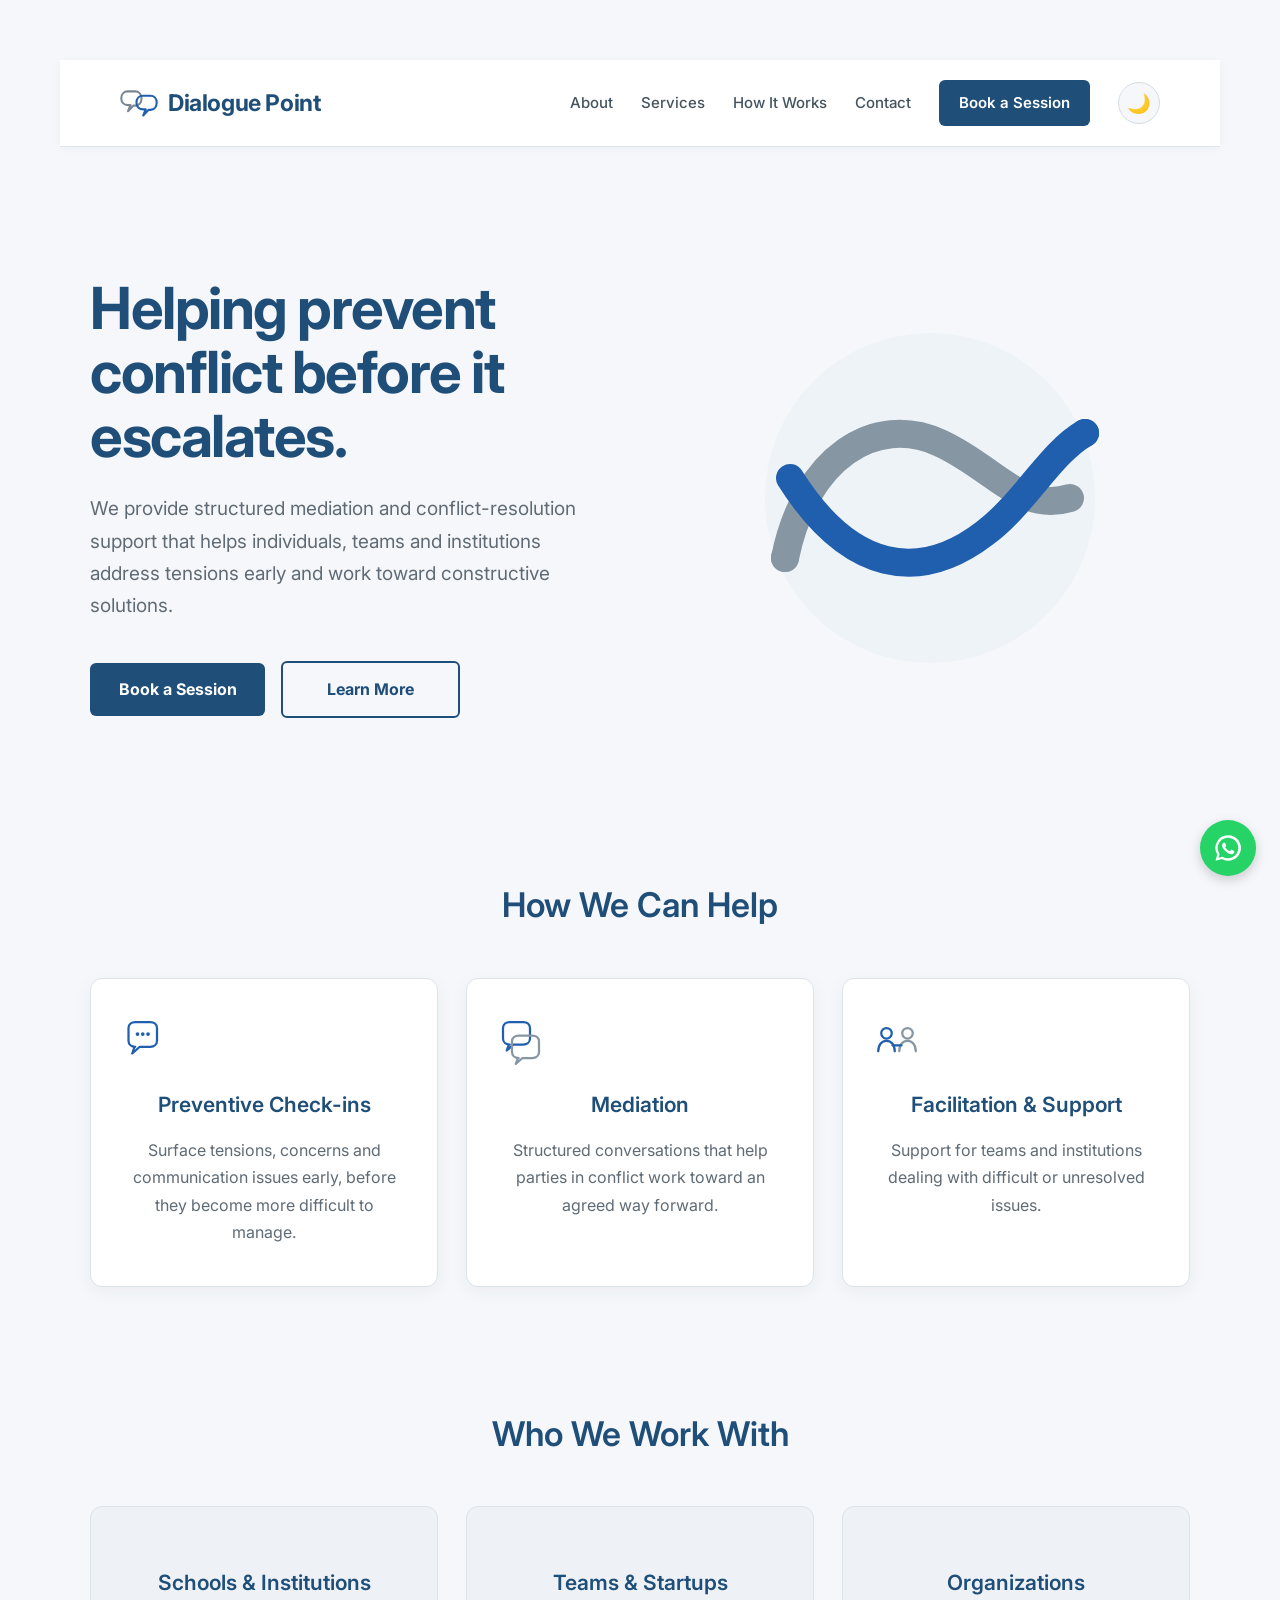
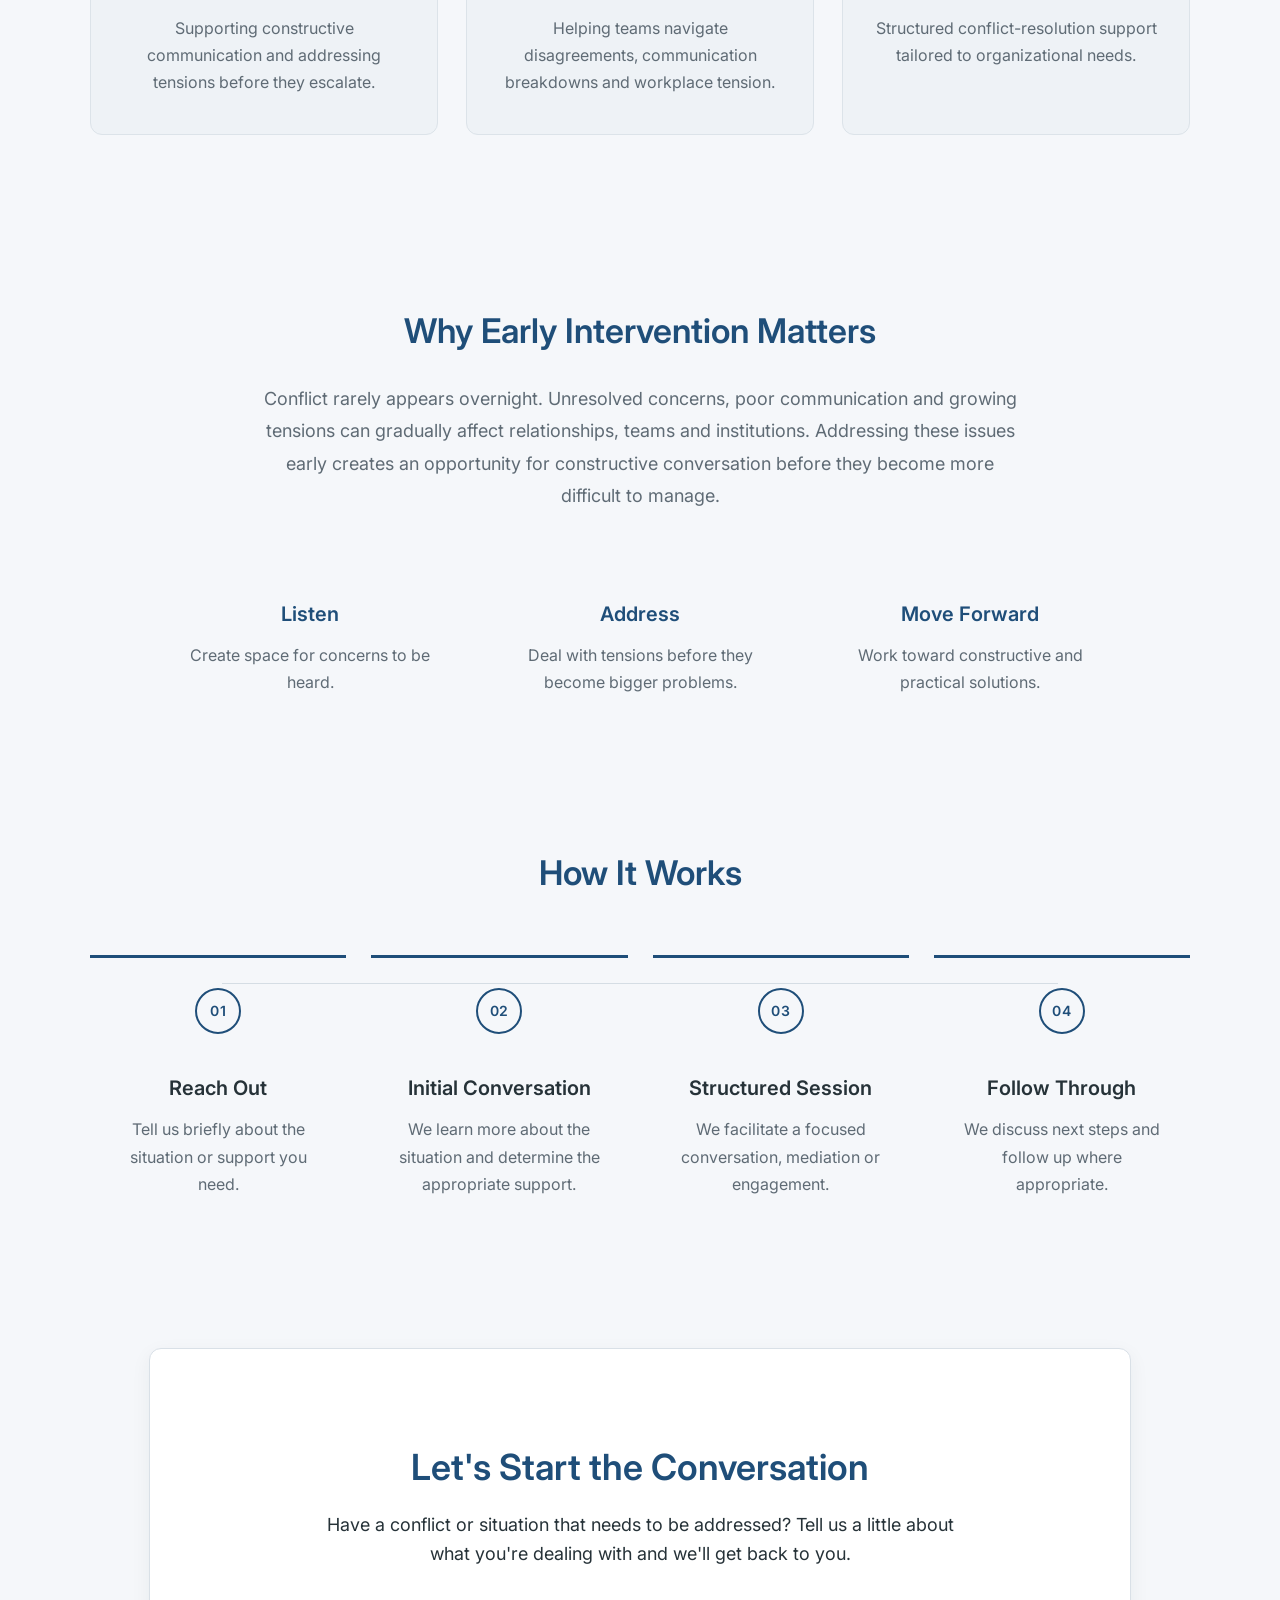
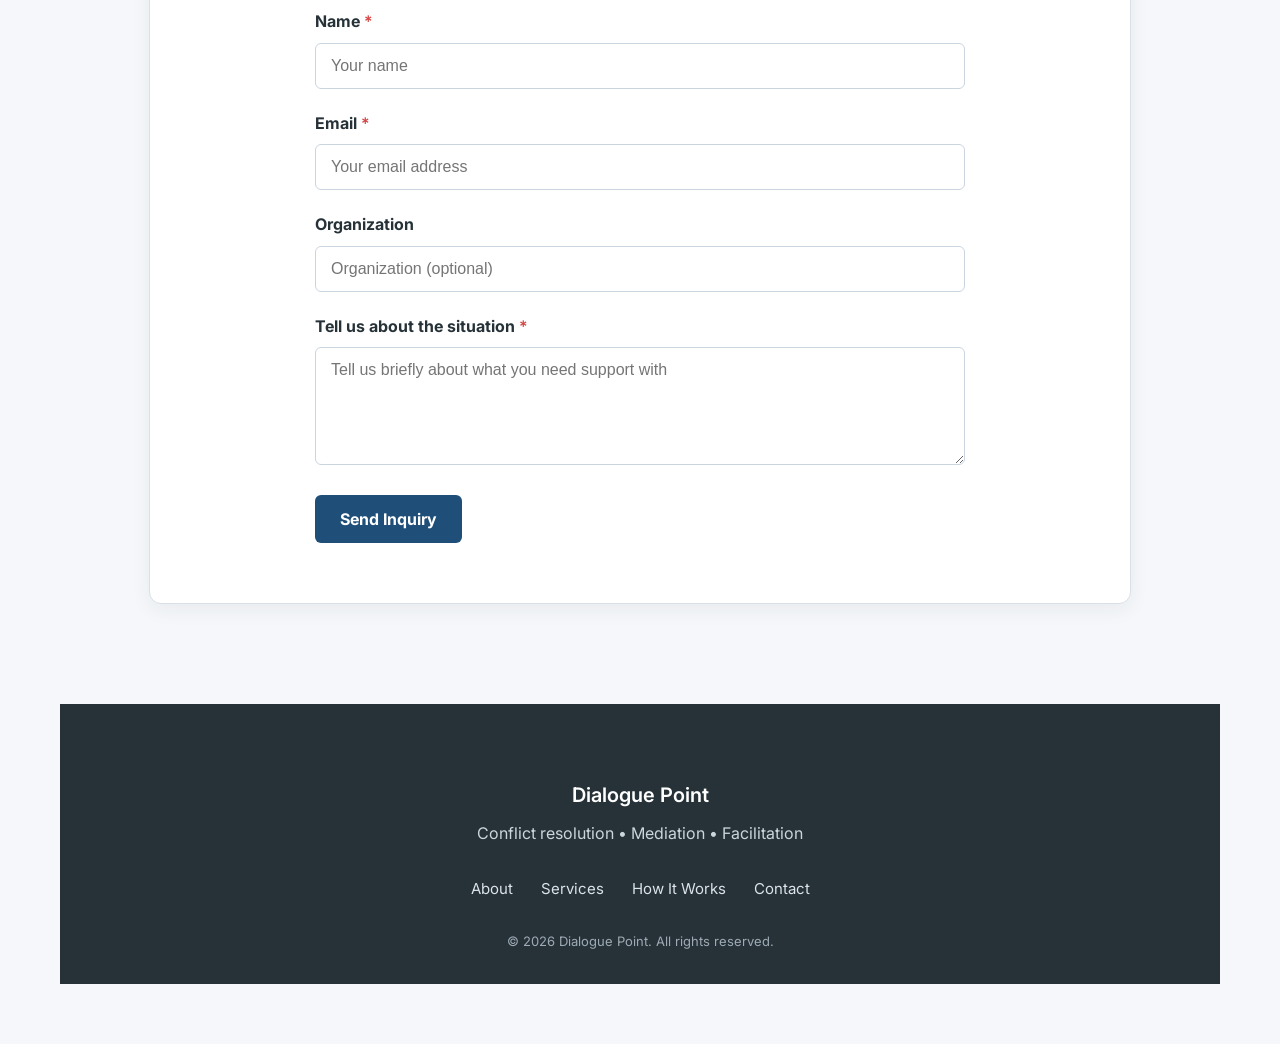
<file: index.html>
<!DOCTYPE html>
<html lang="en">
<head>
    <meta charset="UTF-8">
    <meta name="viewport" content="width=device-width, initial-scale=1.0">
    
<link rel="icon" type="image/svg+xml" href="images/logo.svg">

    <title>Dialogue Point</title>
    <link rel="stylesheet" href="style.css">
</head>

<body>
<header class="navbar">
    <div class="logo">
    <img src="images/logo.svg" alt="Dialogue Point logo">
    <span>Dialogue Point</span>
</div>

    <nav>
    <a href="about.html">About</a>
    <a href="services.html">Services</a>
    <a href="how-it-works.html">How It Works</a>
    <a href="contact.html">Contact</a>
    
<a href="contact.html" class="nav-button">Book a Session</a>
<button type="button" class="theme-toggle" id="theme-toggle" aria-label="Switch to dark mode" title="Switch to dark mode">
    🌙
</button>
</nav>

</header>
   <section class="hero" id="home">

    <div class="hero-content">

        <h1>Helping prevent conflict before it escalates.</h1>

        <p>
            We provide structured mediation and conflict-resolution support
            that helps individuals, teams and institutions address tensions
            early and work toward constructive solutions.
        </p>

        <div class="hero-buttons">
    <a href="contact.html" class="button primary">Book a Session</a>
    <a href="about.html" class="button secondary">Learn More</a>
</div>

    </div>

    <div class="hero-visual">
        <img src="images/hero-visual.svg" alt="Abstract visual representing dialogue and connection">
    </div>

</section>
<section class="services" id="services">
    <h2>How We Can Help</h2>

    <div class="service-cards">

       <div class="service-card">

    <div class="service-icon">
        <svg viewBox="0 0 64 64" xmlns="http://www.w3.org/2000/svg" aria-hidden="true">
            <path
                d="M10 12
                   C10 7 14 4 19 4
                   H39
                   C44 4 48 7 48 12
                   V29
                   C48 34 44 37 39 37
                   H25
                   L15 46
                   L18 37
                   H19
                   C14 37 10 34 10 29
                   Z"
                fill="none"
                stroke="#1f5fae"
                stroke-width="3"
                stroke-linejoin="round"
            />

            <circle cx="22" cy="20" r="2.5" fill="#1f5fae"/>
            <circle cx="29" cy="20" r="2.5" fill="#1f5fae"/>
            <circle cx="36" cy="20" r="2.5" fill="#1f5fae"/>
        </svg>
    </div>

    <h3>Preventive Check-ins</h3>

    <p>
        Surface tensions, concerns and communication issues early,
        before they become more difficult to manage.
    </p>

</div>

        <div class="service-card">

    <div class="service-icon">
        <svg viewBox="0 0 64 64" xmlns="http://www.w3.org/2000/svg" aria-hidden="true">

            <!-- Left speech bubble -->
            <path
                d="M8 12
                   C8 7 12 4 17 4
                   H35
                   C40 4 44 7 44 12
                   V26
                   C44 31 40 34 35 34
                   H22
                   L13 42
                   L16 34
                   H17
                   C12 34 8 31 8 26
                   Z"
                fill="none"
                stroke="#1f5fae"
                stroke-width="3"
                stroke-linejoin="round"
            />

            <!-- Right speech bubble -->
            <path
                d="M20 30
                   C20 25 24 22 29 22
                   H47
                   C52 22 56 25 56 30
                   V44
                   C56 49 52 52 47 52
                   H34
                   L25 60
                   L28 52
                   H29
                   C24 52 20 49 20 44
                   Z"
                fill="none"
                stroke="#8796a3"
                stroke-width="3"
                stroke-linejoin="round"
            />

        </svg>
    </div>

    <h3>Mediation</h3>

    <p>
        Structured conversations that help parties in conflict
        work toward an agreed way forward.
    </p>

</div>

        <div class="service-card">

    <div class="service-icon">
        <svg viewBox="0 0 64 64" xmlns="http://www.w3.org/2000/svg" aria-hidden="true">

            <!-- Left person -->
            <circle
                cx="18"
                cy="19"
                r="7"
                fill="none"
                stroke="#1f5fae"
                stroke-width="3"
            />

            <path
                d="M7 43
                   C7 34 12 29 18 29
                   C24 29 29 34 29 43"
                fill="none"
                stroke="#1f5fae"
                stroke-width="3"
                stroke-linecap="round"
            />

            <!-- Right person -->
            <circle
                cx="46"
                cy="19"
                r="7"
                fill="none"
                stroke="#8796a3"
                stroke-width="3"
            />

            <path
                d="M35 43
                   C35 34 40 29 46 29
                   C52 29 57 34 57 43"
                fill="none"
                stroke="#8796a3"
                stroke-width="3"
                stroke-linecap="round"
            />

            <!-- Connection -->
            <path
                d="M26 35
                   H38"
                fill="none"
                stroke="#1f5fae"
                stroke-width="3"
                stroke-linecap="round"
            />

        </svg>
    </div>

    <h3>Facilitation & Support</h3>

    <p>
        Support for teams and institutions dealing with
        difficult or unresolved issues.
    </p>

</div>

    </div>
</section>
<section class="audience" id="about">
    <h2>Who We Work With</h2>

    <div class="audience-cards">

        <div class="audience-card">
            <h3>Schools & Institutions</h3>
            <p>
                Supporting constructive communication and addressing
                tensions before they escalate.
            </p>
        </div>

        <div class="audience-card">
            <h3>Teams & Startups</h3>
            <p>
                Helping teams navigate disagreements, communication
                breakdowns and workplace tension.
            </p>
        </div>

        <div class="audience-card">
            <h3>Organizations</h3>
            <p>
                Structured conflict-resolution support tailored to
                organizational needs.
            </p>
        </div>

    </div>
</section>
<section class="why-intervention">
    <h2>Why Early Intervention Matters</h2>

    <p>
        Conflict rarely appears overnight. Unresolved concerns, poor
        communication and growing tensions can gradually affect
        relationships, teams and institutions. Addressing these issues
        early creates an opportunity for constructive conversation before
        they become more difficult to manage.
    </p>

    <div class="principles">

        <div class="principle">
            <h3>Listen</h3>
            <p>Create space for concerns to be heard.</p>
        </div>

        <div class="principle">
            <h3>Address</h3>
            <p>Deal with tensions before they become bigger problems.</p>
        </div>

        <div class="principle">
            <h3>Move Forward</h3>
            <p>Work toward constructive and practical solutions.</p>
        </div>

    </div>
</section>
<section class="how-it-works" id="how-it-works">
    <h2>How It Works</h2>

    <div class="steps">

        <div class="step">
            <span>01</span>
            <h3>Reach Out</h3>
            <p>Tell us briefly about the situation or support you need.</p>
        </div>

        <div class="step">
            <span>02</span>
            <h3>Initial Conversation</h3>
            <p>We learn more about the situation and determine the appropriate support.</p>
        </div>

        <div class="step">
            <span>03</span>
            <h3>Structured Session</h3>
            <p>We facilitate a focused conversation, mediation or engagement.</p>
        </div>

        <div class="step">
            <span>04</span>
            <h3>Follow Through</h3>
            <p>We discuss next steps and follow up where appropriate.</p>
        </div>

    </div>
</section>
<section class="contact-section" id="contact">

    <div class="contact-intro">
        <h2>Let's Start the Conversation</h2>

        <p>
            Have a conflict or situation that needs to be addressed?
            Tell us a little about what you're dealing with and we'll
            get back to you.
        </p>
    </div>

    <form class="contact-form" action="https://formspree.io/f/xeaogbpk" method="POST">

        <div class="form-group">
            <label for="name">Name <span class="required">*</span></label>
            <input type="text" id="name" name="name" placeholder="Your name">
        </div>

        <div class="form-group">
            <label for="email">Email <span class="required">*</span></label>
            <input type="email" id="email" name="email" placeholder="Your email address">
        </div>

        <div class="form-group">
            <label for="organization">Organization</label>
            <input type="text" id="organization" name="organization" placeholder="Organization (optional)">
        </div>

        <div class="form-group">
            <label for="message">Tell us about the situation <span class="required">*</span></label>
            <textarea id="message" name="message" rows="5" placeholder="Tell us briefly about what you need support with"></textarea>
        </div>

        <button type="submit" class="button primary">Send Inquiry</button>

    </form>

</section>
<footer class="footer">
    <div>
        <h3>Dialogue Point</h3>
        <p>Conflict resolution • Mediation • Facilitation</p>
    </div>

    <div class="footer-links">
        <a href="#">About</a>
        <a href="#">Services</a>
        <a href="#">How It Works</a>
        <a href="#">Contact</a>
    </div>

    <p class="copyright">© 2026 Dialogue Point. All rights reserved.</p>
</footer>

<a
    href="https://wa.me/254703855787?text=Hello%20Dialogue%20Point%2C%20I%27d%20like%20to%20make%20an%20inquiry."
    class="whatsapp-float"
    target="_blank"
    rel="noopener noreferrer"
    aria-label="Chat with Dialogue Point on WhatsApp"
>
    <svg viewBox="0 0 32 32" aria-hidden="true">
        <path fill="currentColor" d="M16 2.5A13.4 13.4 0 0 0 4.5 22.8L2.7 29.5l6.9-1.8A13.5 13.5 0 1 0 16 2.5Zm0 24.5a11 11 0 0 1-5.6-1.5l-.4-.2-4.1 1.1 1.1-4-.3-.5A11 11 0 1 1 16 27Zm6-8.2c-.3-.2-1.8-.9-2.1-1s-.5-.2-.7.2-.8 1-1 1.2-.4.2-.7.1a9 9 0 0 1-2.6-1.6 9.8 9.8 0 0 1-1.8-2.2c-.2-.3 0-.5.1-.7l.5-.5.3-.6c.1-.2 0-.4 0-.6l-1-2.3c-.2-.6-.5-.5-.7-.5h-.6a1.2 1.2 0 0 0-.9.4 3.7 3.7 0 0 0-1.1 2.7 6.4 6.4 0 0 0 1.3 3.4 14.6 14.6 0 0 0 5.6 5 6.3 6.3 0 0 0 3.8.8 3.2 3.2 0 0 0 2.1-1.5 2.6 2.6 0 0 0 .2-1.5c-.1-.2-.3-.3-.6-.5Z"/>
    </svg>
</a>
<script src="script.js"></script>
</body>
</html>
</file>
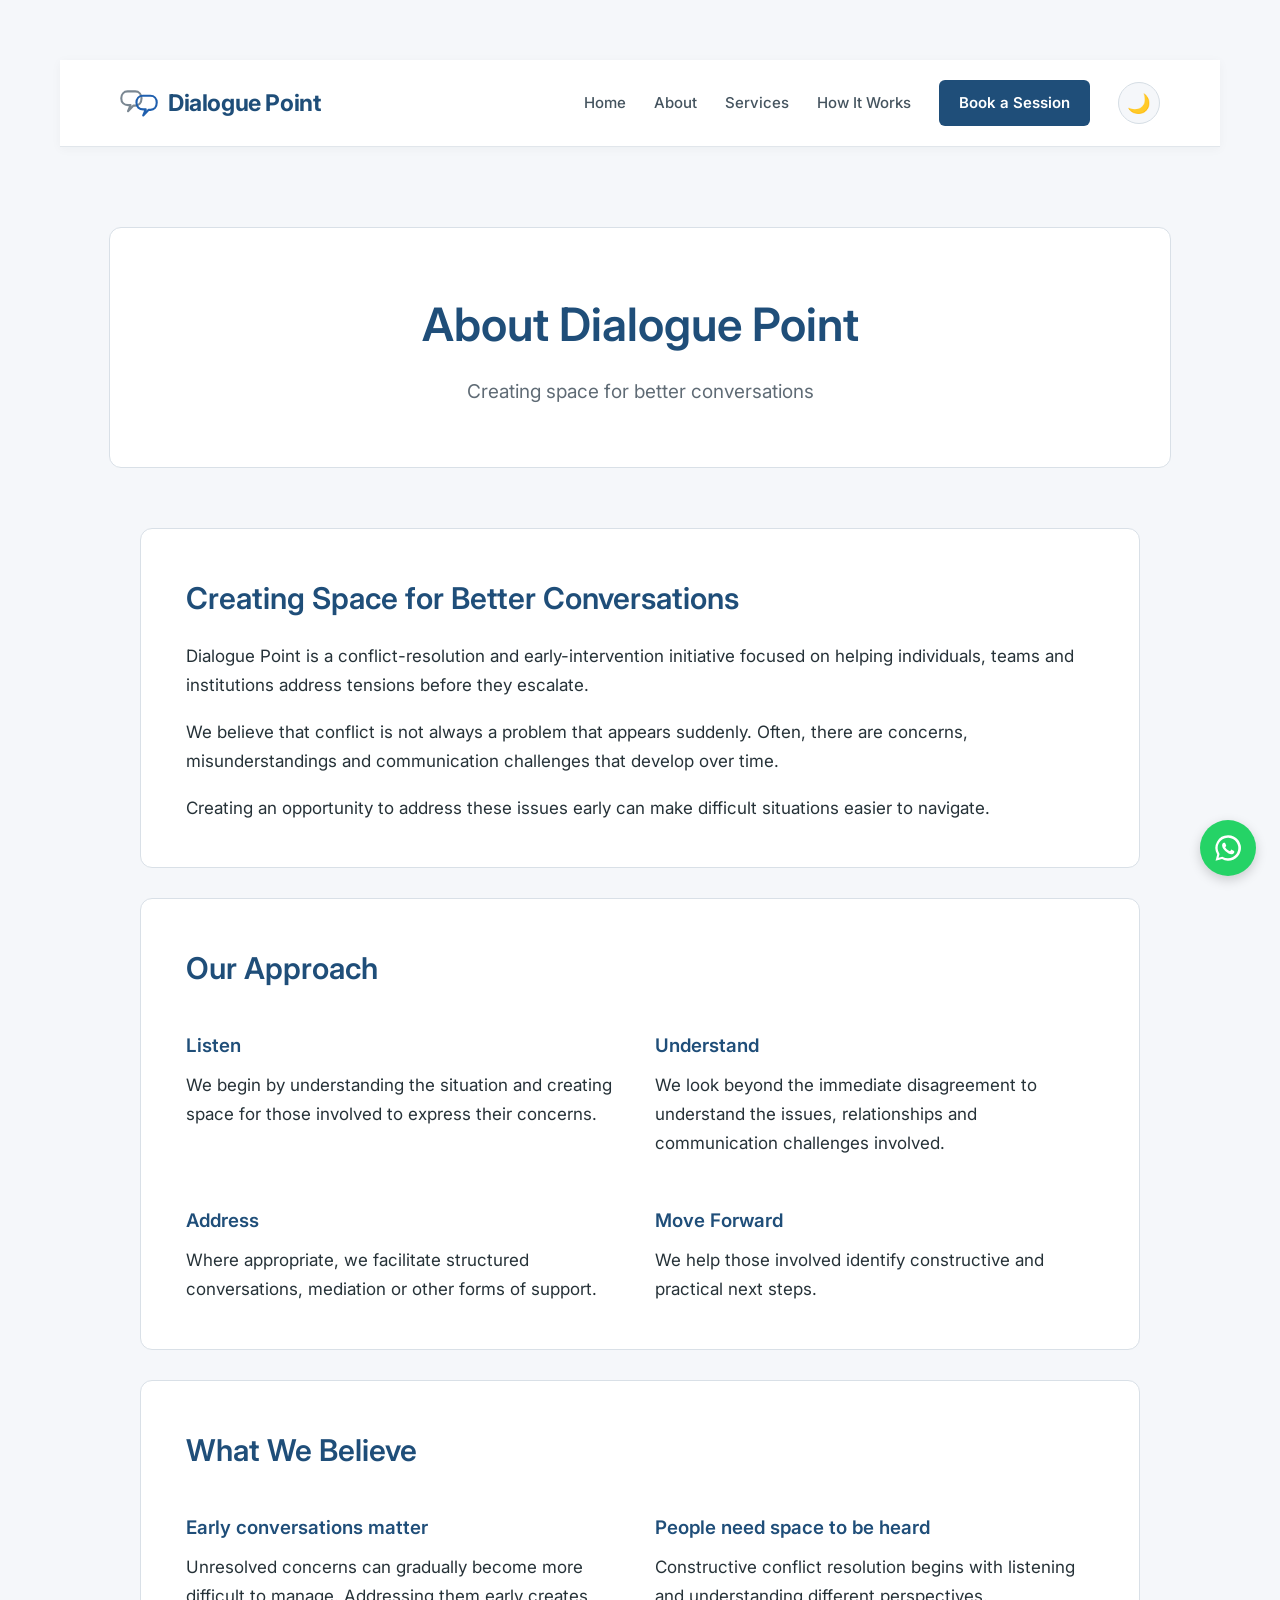
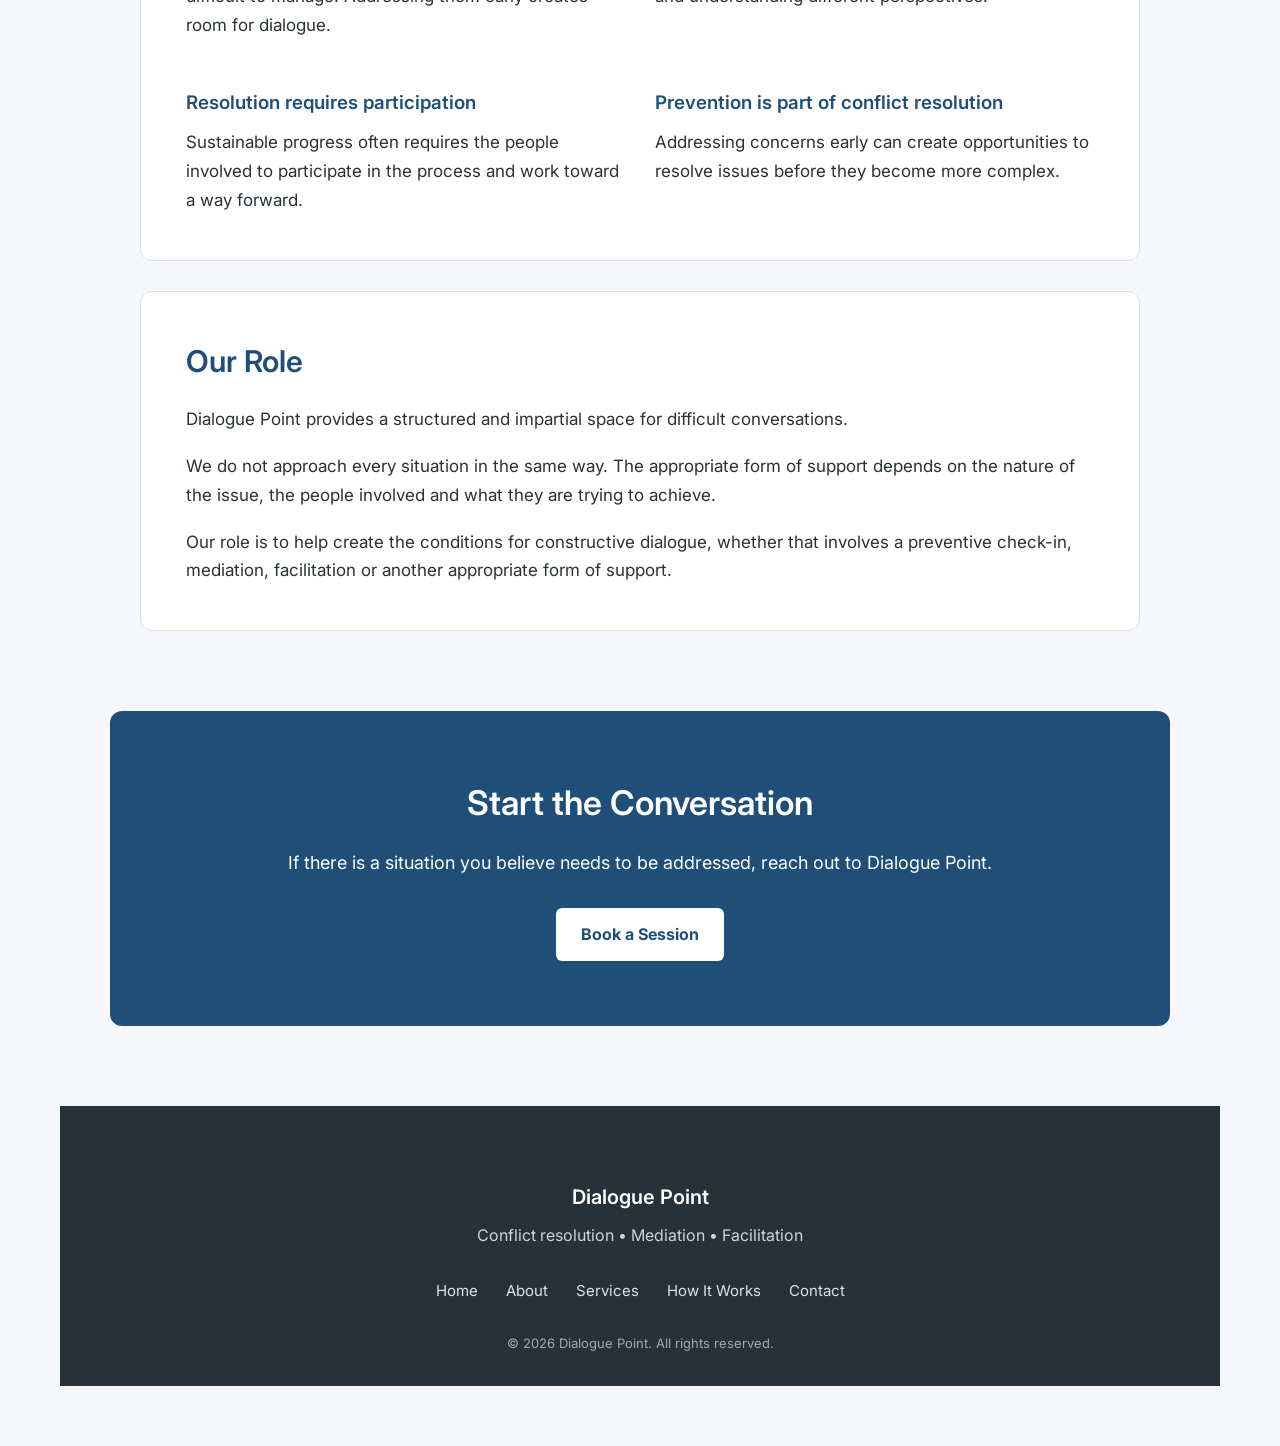
<file: about.html>
<!DOCTYPE html>
<html lang="en">
<head>
    <meta charset="UTF-8">
    <meta name="viewport" content="width=device-width, initial-scale=1.0">
    <title>About | Dialogue Point</title>
    <link rel="stylesheet" href="style.css">
</head>

<body>

    <header class="navbar">
        <div class="logo">
    <img src="images/logo.svg" alt="Dialogue Point logo">
    <span>Dialogue Point</span>
</div>

        <nav>
            <a href="index.html">Home</a>
            <a href="about.html">About</a>
            <a href="services.html">Services</a>
            <a href="how-it-works.html">How It Works</a>
            <a href="contact.html" class="nav-button">Book a Session</a>
            <button type="button" class="theme-toggle" id="theme-toggle"
    aria-label="Switch to dark mode" title="Switch to dark mode">
    🌙
</button>
        </nav>
    </header>

    <main>

        <section class="page-hero">
            <h1>About Dialogue Point</h1>

            <p>
                Creating space for better conversations
            </p>
        </section>

        <section class="about-content">

            <div class="about-section">
                <h2>Creating Space for Better Conversations</h2>

                <p>
                    Dialogue Point is a conflict-resolution and early-intervention
                    initiative focused on helping individuals, teams and institutions
                    address tensions before they escalate.
                </p>

                <p>
                    We believe that conflict is not always a problem that appears
                    suddenly. Often, there are concerns, misunderstandings and
                    communication challenges that develop over time.
                </p>

                <p>
                    Creating an opportunity to address these issues early can make
                    difficult situations easier to navigate.
                </p>
            </div>

            <div class="about-section">
                <h2>Our Approach</h2>

                <div class="about-points">

                    <div>
                        <h3>Listen</h3>
                        <p>
                            We begin by understanding the situation and creating
                            space for those involved to express their concerns.
                        </p>
                    </div>

                    <div>
                        <h3>Understand</h3>
                        <p>
                            We look beyond the immediate disagreement to understand
                            the issues, relationships and communication challenges involved.
                        </p>
                    </div>

                    <div>
                        <h3>Address</h3>
                        <p>
                            Where appropriate, we facilitate structured conversations,
                            mediation or other forms of support.
                        </p>
                    </div>

                    <div>
                        <h3>Move Forward</h3>
                        <p>
                            We help those involved identify constructive and practical
                            next steps.
                        </p>
                    </div>

                </div>
            </div>

            <div class="about-section">
                <h2>What We Believe</h2>

                <div class="about-points">

                    <div>
                        <h3>Early conversations matter</h3>
                        <p>
                            Unresolved concerns can gradually become more difficult
                            to manage. Addressing them early creates room for dialogue.
                        </p>
                    </div>

                    <div>
                        <h3>People need space to be heard</h3>
                        <p>
                            Constructive conflict resolution begins with listening
                            and understanding different perspectives.
                        </p>
                    </div>

                    <div>
                        <h3>Resolution requires participation</h3>
                        <p>
                            Sustainable progress often requires the people involved
                            to participate in the process and work toward a way forward.
                        </p>
                    </div>

                    <div>
                        <h3>Prevention is part of conflict resolution</h3>
                        <p>
                            Addressing concerns early can create opportunities to
                            resolve issues before they become more complex.
                        </p>
                    </div>

                </div>
            </div>

            <div class="about-section">
                <h2>Our Role</h2>

                <p>
                    Dialogue Point provides a structured and impartial space for
                    difficult conversations.
                </p>

                <p>
                    We do not approach every situation in the same way. The
                    appropriate form of support depends on the nature of the issue,
                    the people involved and what they are trying to achieve.
                </p>

                <p>
                    Our role is to help create the conditions for constructive
                    dialogue, whether that involves a preventive check-in,
                    mediation, facilitation or another appropriate form of support.
                </p>
            </div>

        </section>

        <section class="page-cta">

            <h2>Start the Conversation</h2>

            <p>
                If there is a situation you believe needs to be addressed,
                reach out to Dialogue Point.
            </p>

            <a href="contact.html" class="button primary">Book a Session</a>

        </section>

    </main>

    <footer class="footer">

        <div>
            <h3>Dialogue Point</h3>
            <p>Conflict resolution • Mediation • Facilitation</p>
        </div>

        <div class="footer-links">
            <a href="index.html">Home</a>
            <a href="about.html">About</a>
            <a href="services.html">Services</a>
            <a href="how-it-works.html">How It Works</a>
            <a href="contact.html">Contact</a>
        </div>

        <p class="copyright">© 2026 Dialogue Point. All rights reserved.</p>

    </footer>
    
<a
    href="https://wa.me/254703855787?text=Hello%20Dialogue%20Point%2C%20I%27d%20like%20to%20make%20an%20inquiry."
    class="whatsapp-float"
    target="_blank"
    rel="noopener noreferrer"
    aria-label="Chat with Dialogue Point on WhatsApp"
>
    <svg viewBox="0 0 32 32" aria-hidden="true">
        <path fill="currentColor" d="M16 2.5A13.4 13.4 0 0 0 4.5 22.8L2.7 29.5l6.9-1.8A13.5 13.5 0 1 0 16 2.5Zm0 24.5a11 11 0 0 1-5.6-1.5l-.4-.2-4.1 1.1 1.1-4-.3-.5A11 11 0 1 1 16 27Zm6-8.2c-.3-.2-1.8-.9-2.1-1s-.5-.2-.7.2-.8 1-1 1.2-.4.2-.7.1a9 9 0 0 1-2.6-1.6 9.8 9.8 0 0 1-1.8-2.2c-.2-.3 0-.5.1-.7l.5-.5.3-.6c.1-.2 0-.4 0-.6l-1-2.3c-.2-.6-.5-.5-.7-.5h-.6a1.2 1.2 0 0 0-.9.4 3.7 3.7 0 0 0-1.1 2.7 6.4 6.4 0 0 0 1.3 3.4 14.6 14.6 0 0 0 5.6 5 6.3 6.3 0 0 0 3.8.8 3.2 3.2 0 0 0 2.1-1.5 2.6 2.6 0 0 0 .2-1.5c-.1-.2-.3-.3-.6-.5Z"/>
    </svg>
</a>
<script src="script.js"></script>
</body>
</html>
</file>
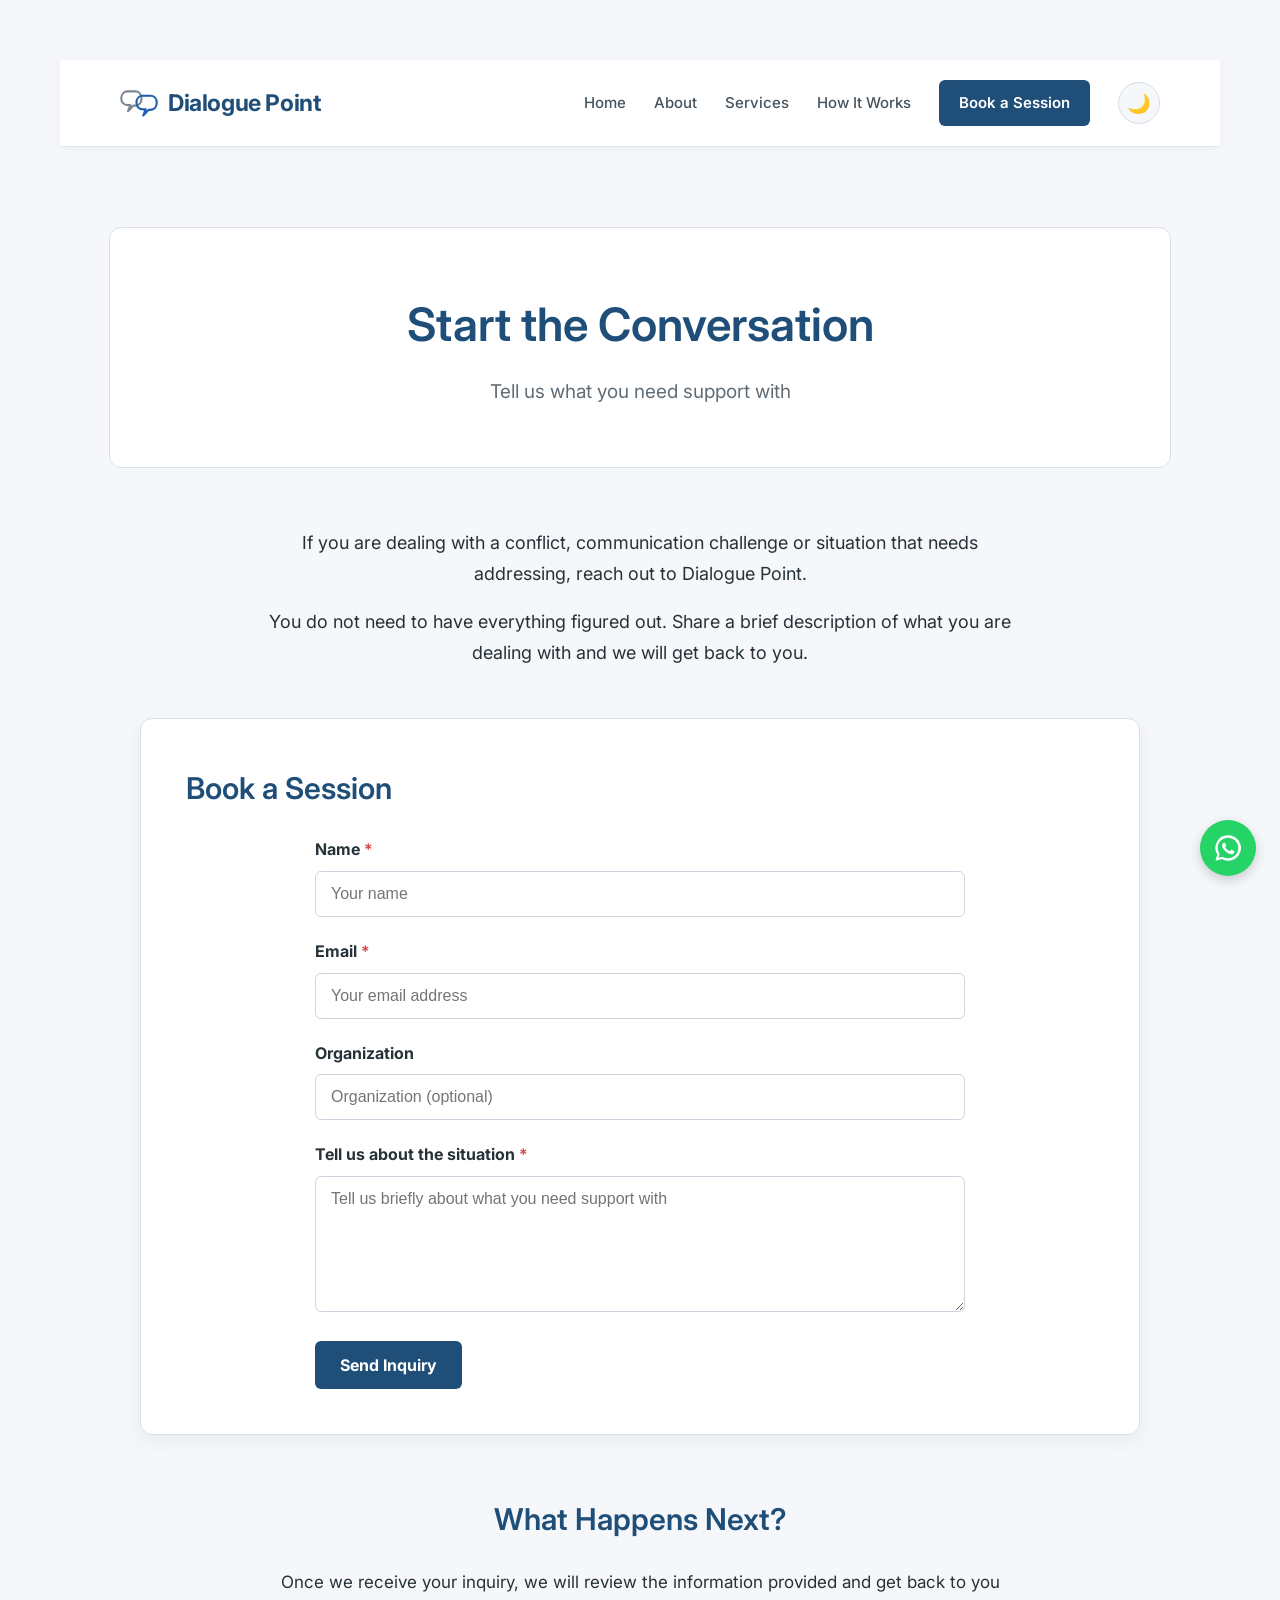
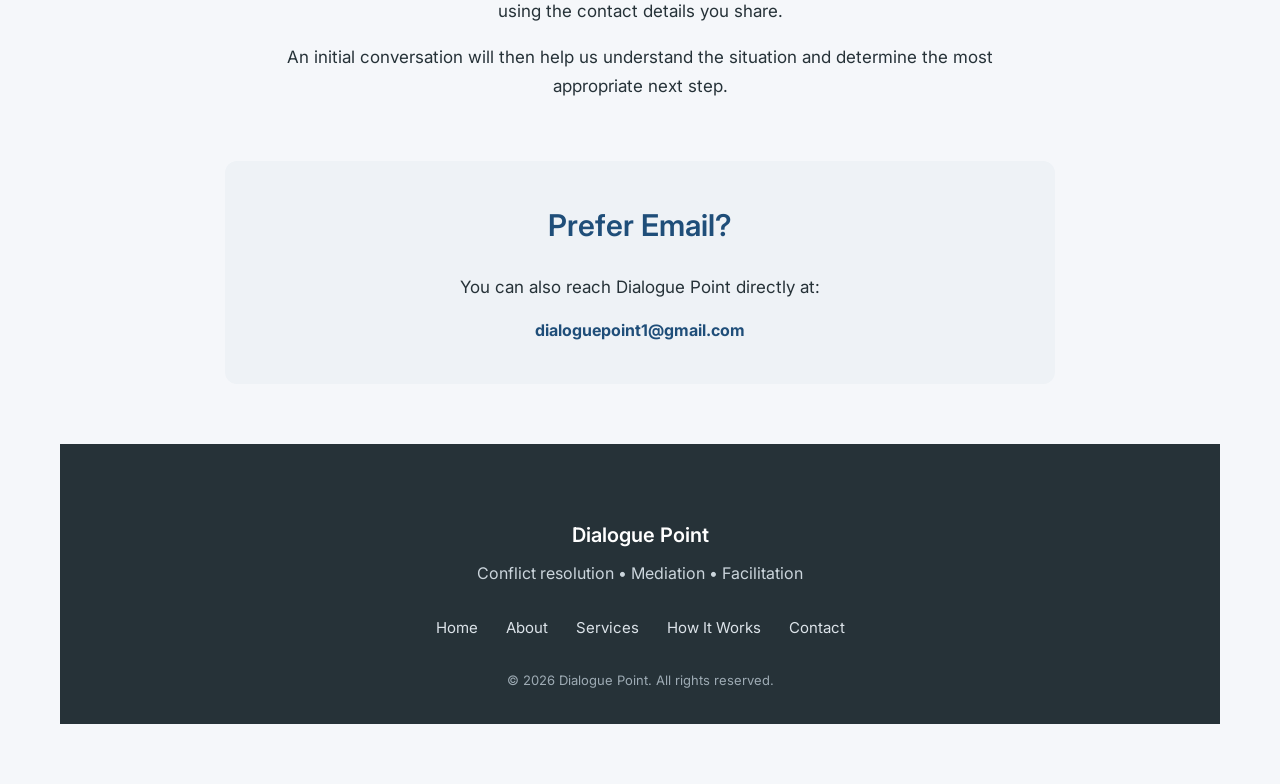
<file: contact.html>
<!DOCTYPE html>
<html lang="en">
<head>
    <meta charset="UTF-8">
    <meta name="viewport" content="width=device-width, initial-scale=1.0">
    <title>Contact | Dialogue Point</title>
    <link rel="stylesheet" href="style.css">
</head>

<body>

    <header class="navbar">
        <div class="logo">
    <img src="images/logo.svg" alt="Dialogue Point logo">
    <span>Dialogue Point</span>
</div>

        <nav>
            <a href="index.html">Home</a>
            <a href="about.html">About</a>
            <a href="services.html">Services</a>
            <a href="how-it-works.html">How It Works</a>
            <a href="contact.html" class="nav-button">Book a Session</a>
            <button type="button" class="theme-toggle" id="theme-toggle"
    aria-label="Switch to dark mode" title="Switch to dark mode">
    🌙
</button>
        </nav>
    </header>

    <main>

        <section class="page-hero">
            <h1>Start the Conversation</h1>
            <p>Tell us what you need support with</p>
        </section>

        <section class="contact-page">

            <div class="contact-page-intro">
                <p>
                    If you are dealing with a conflict, communication challenge or
                    situation that needs addressing, reach out to Dialogue Point.
                </p>

                <p>
                    You do not need to have everything figured out. Share a brief
                    description of what you are dealing with and we will get back to you.
                </p>
            </div>

            <div class="contact-form-container">

                <h2>Book a Session</h2>

            <form class="contact-form"id="contact-form" action="https://formspree.io/f/xeaogbpk" method="POST">
                    <div class="form-group">
                        <label for="name">Name <span class="required">*</span></label>
                        <input
                            type="text"
                            id="name"
                            name="name"
                            placeholder="Your name"
                            required
                        >
                    </div>

                    <div class="form-group">
                        <label for="email">Email <span class="required">*</span></label>
                        <input
                            type="email"
                            id="email"
                            name="email"
                            placeholder="Your email address"
                            required
                        >
                    </div>

                    <div class="form-group">
                        <label for="organization">Organization</label>
                        <input
                            type="text"
                            id="organization"
                            name="organization"
                            placeholder="Organization (optional)"
                        >
                    </div>

                    <div class="form-group">
                        <label for="message">Tell us about the situation <span class="required">*</span></label>
                        <textarea
                            id="message"
                            name="message"
                            rows="6"
                            placeholder="Tell us briefly about what you need support with"
                            required
                        ></textarea>
                    </div>

                    <button type="submit" class="button primary">
    Send Inquiry
</button>

<p id="form-success" class="form-success" hidden>
    Your inquiry has been submitted successfully. We’ll get back to you shortly.
</p>

</form>

            </div>

            <div class="what-next">

                <h2>What Happens Next?</h2>

                <p>
                    Once we receive your inquiry, we will review the information
                    provided and get back to you using the contact details you share.
                </p>

                <p>
                    An initial conversation will then help us understand the situation
                    and determine the most appropriate next step.
                </p>

            </div>

            <div class="email-contact">

                <h2>Prefer Email?</h2>

                <p>
                    You can also reach Dialogue Point directly at:
                </p>

                <a href="mailto:dialoguepoint1@gmail.com">
                    dialoguepoint1@gmail.com
                </a>

            </div>

        </section>

    </main>

    <footer class="footer">

        <div>
            <h3>Dialogue Point</h3>
            <p>Conflict resolution • Mediation • Facilitation</p>
        </div>

        <div class="footer-links">
            <a href="index.html">Home</a>
            <a href="about.html">About</a>
            <a href="services.html">Services</a>
            <a href="how-it-works.html">How It Works</a>
            <a href="contact.html">Contact</a>
        </div>

        <p class="copyright">© 2026 Dialogue Point. All rights reserved.</p>

        </footer>
       
        
<a
    href="https://wa.me/254703855787?text=Hello%20Dialogue%20Point%2C%20I%27d%20like%20to%20make%20an%20inquiry."
    class="whatsapp-float"
    target="_blank"
    rel="noopener noreferrer"
    aria-label="Chat with Dialogue Point on WhatsApp"
>
    <svg viewBox="0 0 32 32" aria-hidden="true">
        <path fill="currentColor" d="M16 2.5A13.4 13.4 0 0 0 4.5 22.8L2.7 29.5l6.9-1.8A13.5 13.5 0 1 0 16 2.5Zm0 24.5a11 11 0 0 1-5.6-1.5l-.4-.2-4.1 1.1 1.1-4-.3-.5A11 11 0 1 1 16 27Zm6-8.2c-.3-.2-1.8-.9-2.1-1s-.5-.2-.7.2-.8 1-1 1.2-.4.2-.7.1a9 9 0 0 1-2.6-1.6 9.8 9.8 0 0 1-1.8-2.2c-.2-.3 0-.5.1-.7l.5-.5.3-.6c.1-.2 0-.4 0-.6l-1-2.3c-.2-.6-.5-.5-.7-.5h-.6a1.2 1.2 0 0 0-.9.4 3.7 3.7 0 0 0-1.1 2.7 6.4 6.4 0 0 0 1.3 3.4 14.6 14.6 0 0 0 5.6 5 6.3 6.3 0 0 0 3.8.8 3.2 3.2 0 0 0 2.1-1.5 2.6 2.6 0 0 0 .2-1.5c-.1-.2-.3-.3-.6-.5Z"/>
    </svg>
</a>
 <script src="script.js"></script>

</body>
</html>
</file>
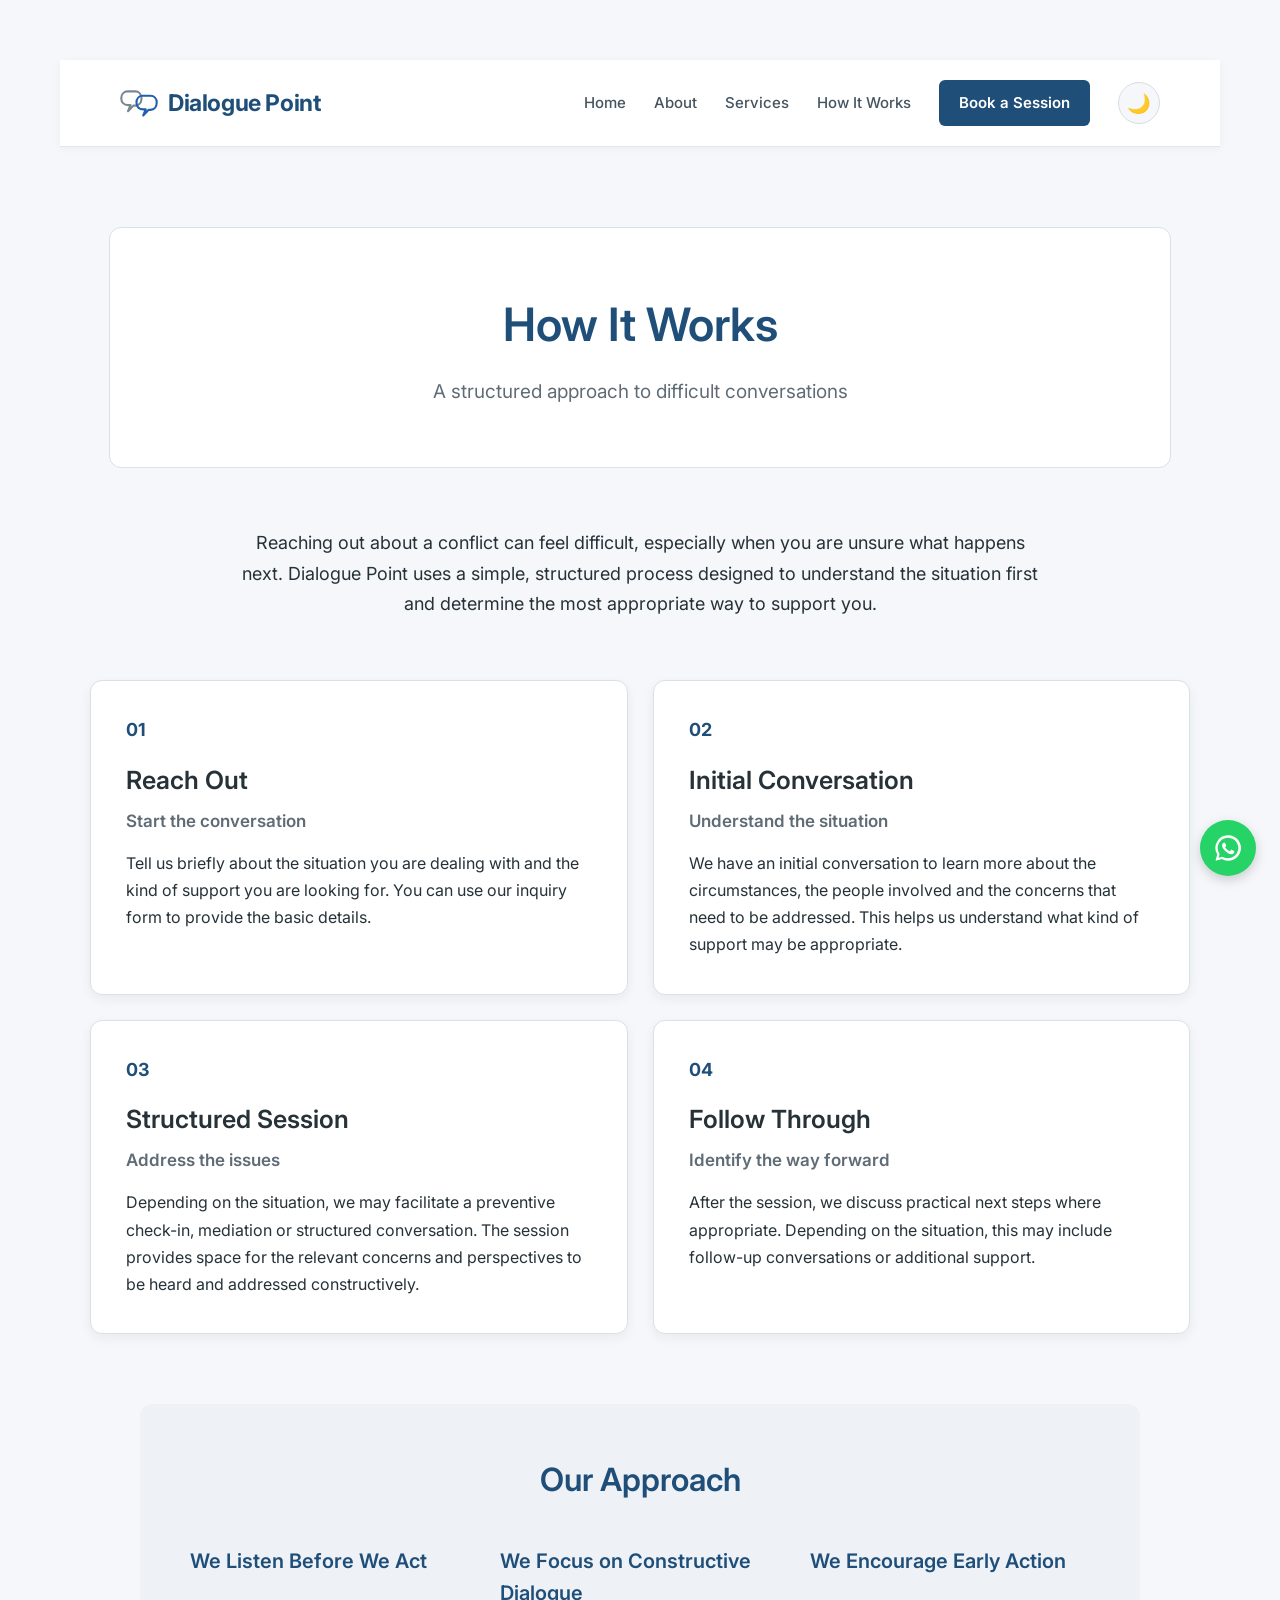
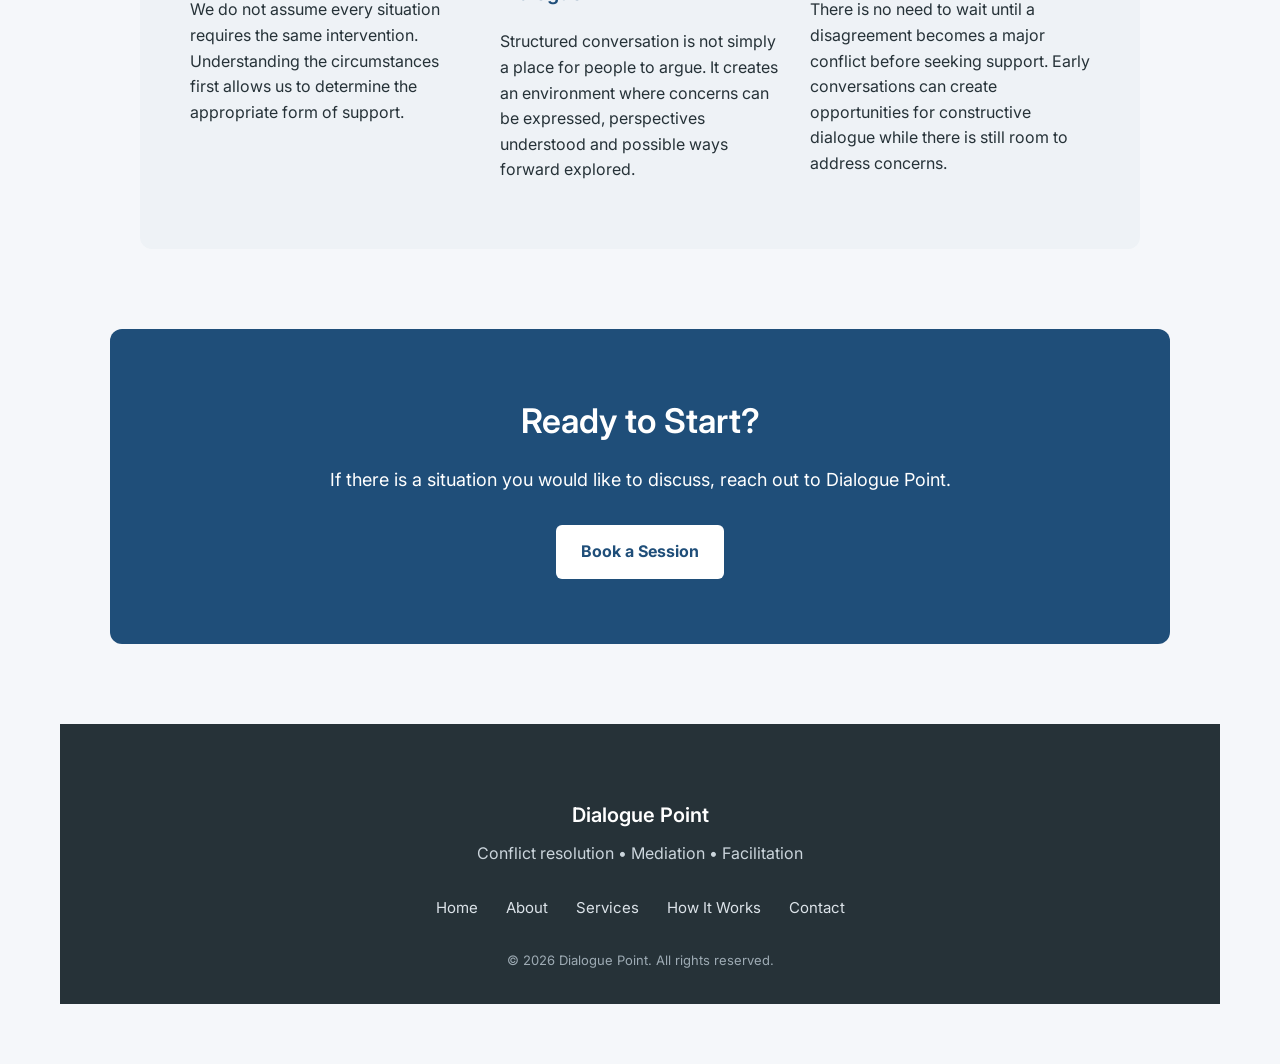
<file: how-it-works.html>
<!DOCTYPE html>
<html lang="en">
<head>
    <meta charset="UTF-8">
    <meta name="viewport" content="width=device-width, initial-scale=1.0">
    <title>How It Works | Dialogue Point</title>
    <link rel="stylesheet" href="style.css">
</head>

<body>

    <header class="navbar">
        <div class="logo">
    <img src="images/logo.svg" alt="Dialogue Point logo">
    <span>Dialogue Point</span>
</div>

        <nav>
            <a href="index.html">Home</a>
            <a href="about.html">About</a>
            <a href="services.html">Services</a>
            <a href="how-it-works.html">How It Works</a>
            <a href="contact.html" class="nav-button">Book a Session</a>
            <button type="button" class="theme-toggle" id="theme-toggle"
    aria-label="Switch to dark mode" title="Switch to dark mode">
    🌙
</button>
        </nav>
    </header>

    <main>

        <section class="page-hero">
            <h1>How It Works</h1>
            <p>A structured approach to difficult conversations</p>
        </section>

        <section class="how-it-works-content">

            <div class="process-intro">
                <p>
                    Reaching out about a conflict can feel difficult, especially when
                    you are unsure what happens next. Dialogue Point uses a simple,
                    structured process designed to understand the situation first and
                    determine the most appropriate way to support you.
                </p>
            </div>

            <div class="process-steps">

                <div class="process-step">
                    <span>01</span>
                    <h2>Reach Out</h2>
                    <h3>Start the conversation</h3>
                    <p>
                        Tell us briefly about the situation you are dealing with and
                        the kind of support you are looking for. You can use our inquiry
                        form to provide the basic details.
                    </p>
                </div>

                <div class="process-step">
                    <span>02</span>
                    <h2>Initial Conversation</h2>
                    <h3>Understand the situation</h3>
                    <p>
                        We have an initial conversation to learn more about the
                        circumstances, the people involved and the concerns that need
                        to be addressed. This helps us understand what kind of support
                        may be appropriate.
                    </p>
                </div>

                <div class="process-step">
                    <span>03</span>
                    <h2>Structured Session</h2>
                    <h3>Address the issues</h3>
                    <p>
                        Depending on the situation, we may facilitate a preventive
                        check-in, mediation or structured conversation. The session
                        provides space for the relevant concerns and perspectives to be
                        heard and addressed constructively.
                    </p>
                </div>

                <div class="process-step">
                    <span>04</span>
                    <h2>Follow Through</h2>
                    <h3>Identify the way forward</h3>
                    <p>
                        After the session, we discuss practical next steps where
                        appropriate. Depending on the situation, this may include
                        follow-up conversations or additional support.
                    </p>
                </div>

            </div>

        </section>

        <section class="process-approach">

            <h2>Our Approach</h2>

            <div class="approach-points">

                <div>
                    <h3>We Listen Before We Act</h3>
                    <p>
                        We do not assume every situation requires the same intervention.
                        Understanding the circumstances first allows us to determine
                        the appropriate form of support.
                    </p>
                </div>

                <div>
                    <h3>We Focus on Constructive Dialogue</h3>
                    <p>
                        Structured conversation is not simply a place for people to
                        argue. It creates an environment where concerns can be expressed,
                        perspectives understood and possible ways forward explored.
                    </p>
                </div>

                <div>
                    <h3>We Encourage Early Action</h3>
                    <p>
                        There is no need to wait until a disagreement becomes a major
                        conflict before seeking support. Early conversations can create
                        opportunities for constructive dialogue while there is still
                        room to address concerns.
                    </p>
                </div>

            </div>

        </section>

        <section class="page-cta">
            <h2>Ready to Start?</h2>
            <p>
                If there is a situation you would like to discuss, reach out to
                Dialogue Point.
            </p>
            <a href="contact.html" class="button primary">Book a Session</a>
        </section>

    </main>

    <footer class="footer">
        <div>
            <h3>Dialogue Point</h3>
            <p>Conflict resolution • Mediation • Facilitation</p>
        </div>

        <div class="footer-links">
            <a href="index.html">Home</a>
            <a href="about.html">About</a>
            <a href="services.html">Services</a>
            <a href="how-it-works.html">How It Works</a>
            <a href="contact.html">Contact</a>
        </div>

        <p class="copyright">© 2026 Dialogue Point. All rights reserved.</p>
    </footer>
    
<a
    href="https://wa.me/254703855787?text=Hello%20Dialogue%20Point%2C%20I%27d%20like%20to%20make%20an%20inquiry."
    class="whatsapp-float"
    target="_blank"
    rel="noopener noreferrer"
    aria-label="Chat with Dialogue Point on WhatsApp"
>
    <svg viewBox="0 0 32 32" aria-hidden="true">
        <path fill="currentColor" d="M16 2.5A13.4 13.4 0 0 0 4.5 22.8L2.7 29.5l6.9-1.8A13.5 13.5 0 1 0 16 2.5Zm0 24.5a11 11 0 0 1-5.6-1.5l-.4-.2-4.1 1.1 1.1-4-.3-.5A11 11 0 1 1 16 27Zm6-8.2c-.3-.2-1.8-.9-2.1-1s-.5-.2-.7.2-.8 1-1 1.2-.4.2-.7.1a9 9 0 0 1-2.6-1.6 9.8 9.8 0 0 1-1.8-2.2c-.2-.3 0-.5.1-.7l.5-.5.3-.6c.1-.2 0-.4 0-.6l-1-2.3c-.2-.6-.5-.5-.7-.5h-.6a1.2 1.2 0 0 0-.9.4 3.7 3.7 0 0 0-1.1 2.7 6.4 6.4 0 0 0 1.3 3.4 14.6 14.6 0 0 0 5.6 5 6.3 6.3 0 0 0 3.8.8 3.2 3.2 0 0 0 2.1-1.5 2.6 2.6 0 0 0 .2-1.5c-.1-.2-.3-.3-.6-.5Z"/>
    </svg>
</a>
<script src="script.js"></script>
</body>
</html>
</file>
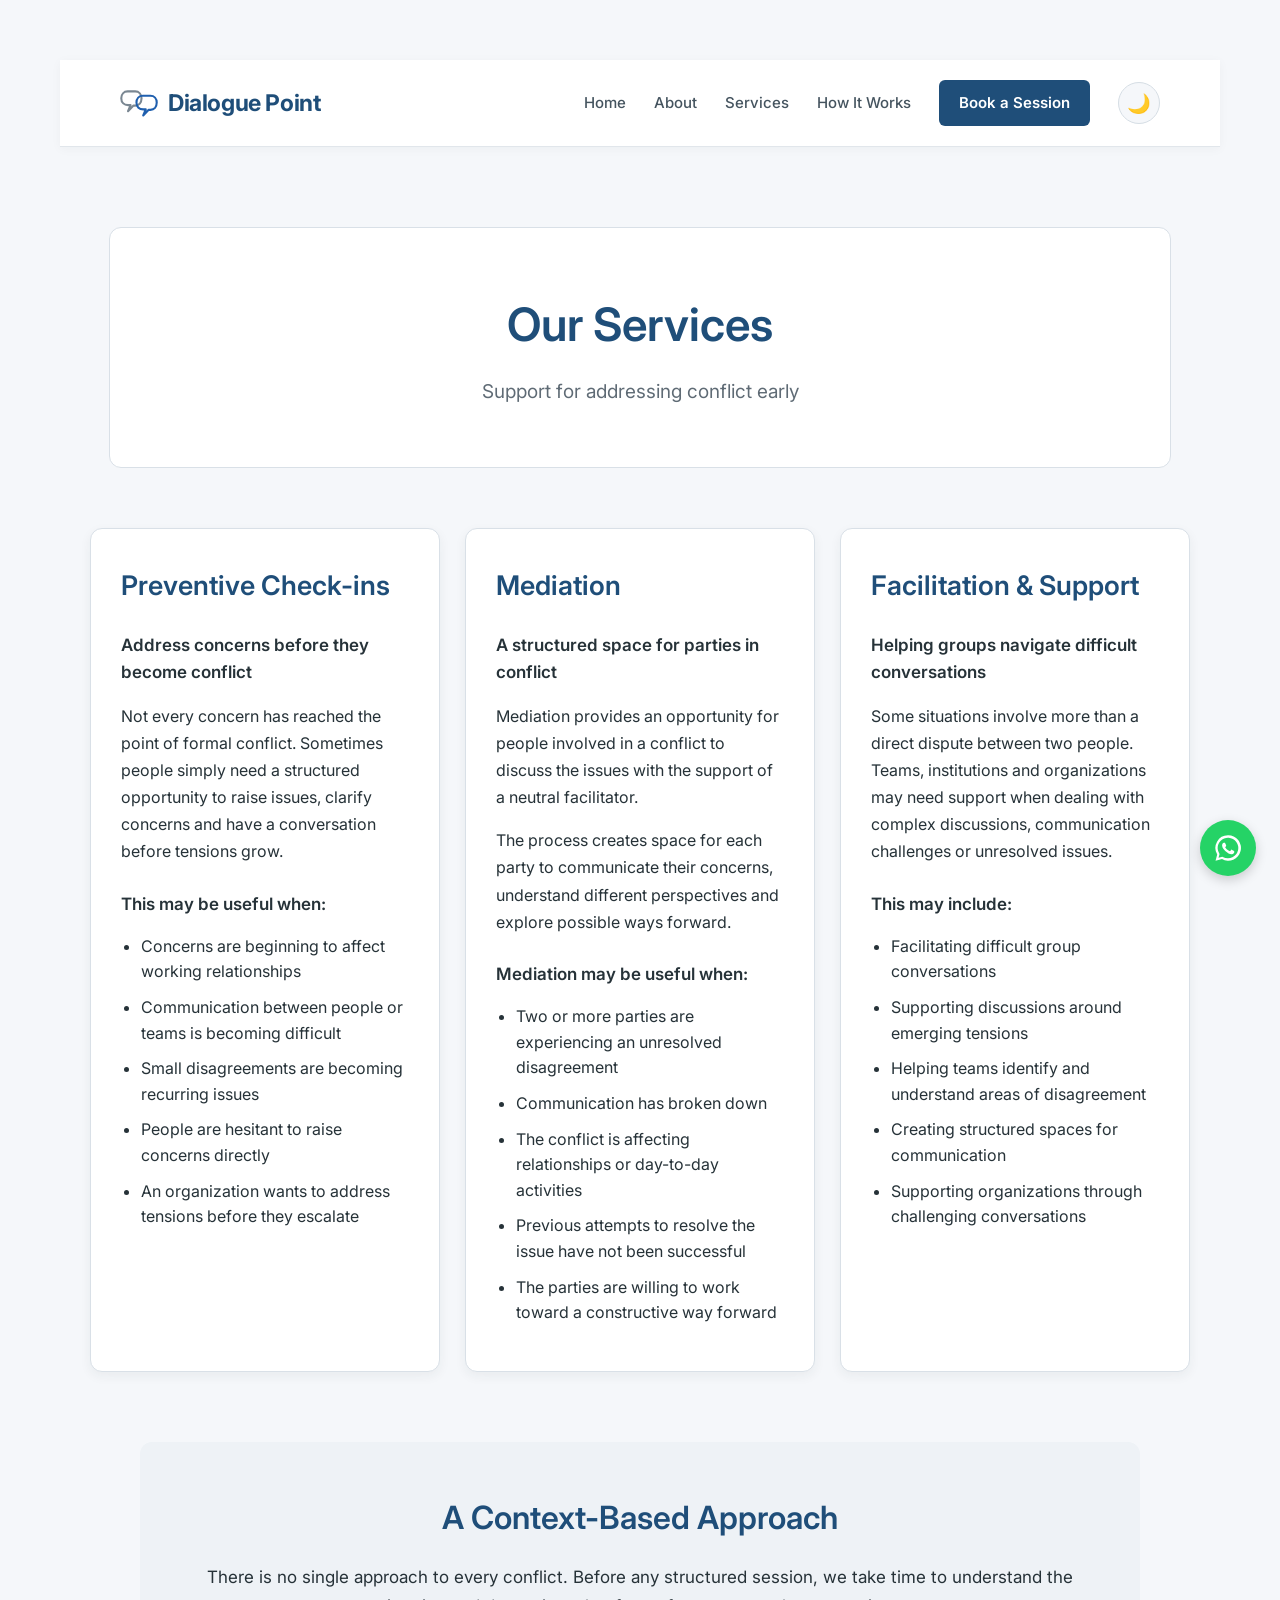
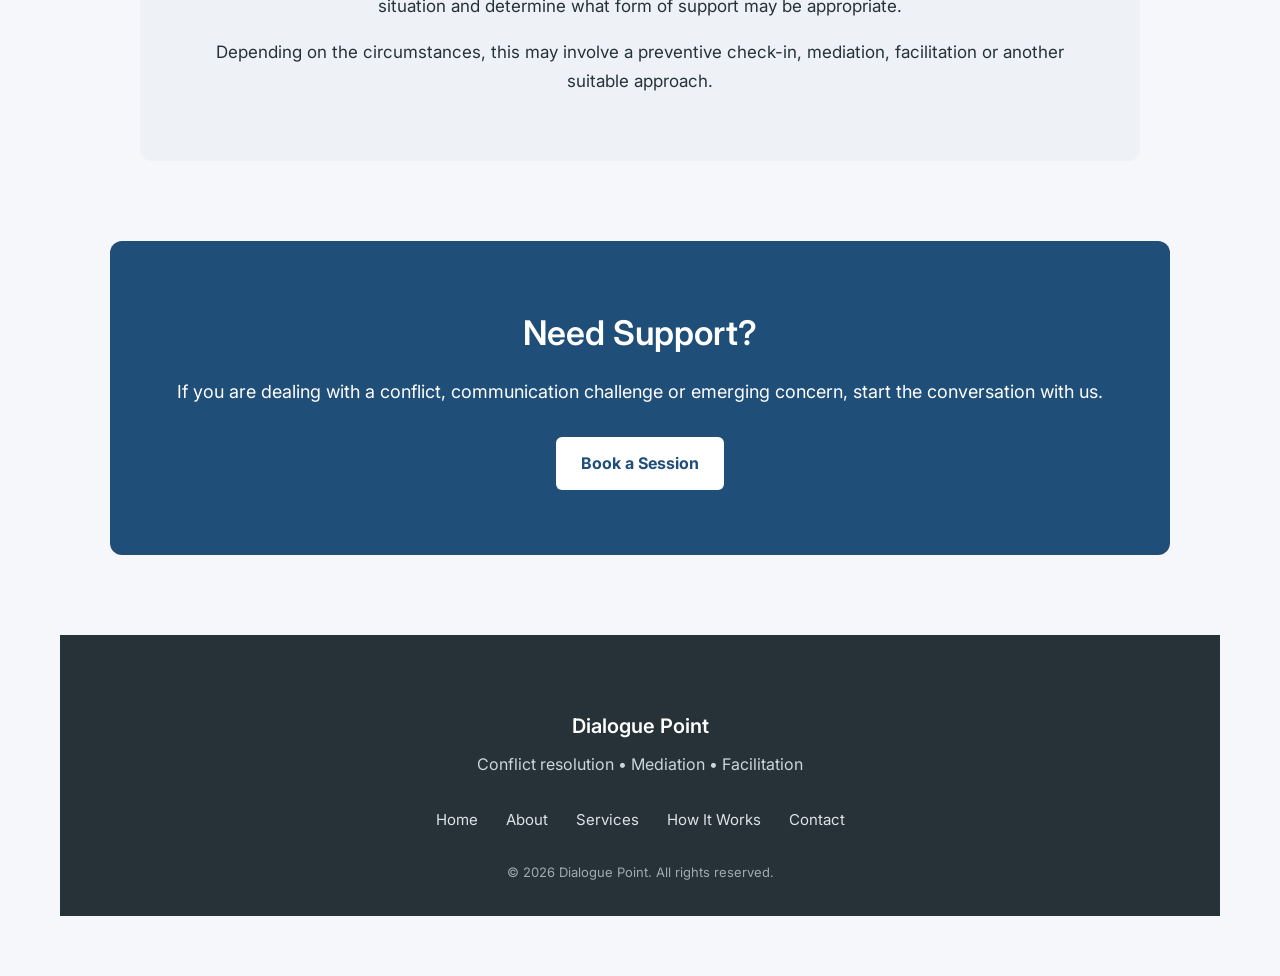
<file: services.html>
<!DOCTYPE html>
<html lang="en">
<head>
    <meta charset="UTF-8">
    <meta name="viewport" content="width=device-width, initial-scale=1.0">
    <title>Services | Dialogue Point</title>
    <link rel="stylesheet" href="style.css">
</head>

<body>

    <header class="navbar">
       <div class="logo">
    <img src="images/logo.svg" alt="Dialogue Point logo">
    <span>Dialogue Point</span>
</div>

        <nav>
            <a href="index.html">Home</a>
            <a href="about.html">About</a>
            <a href="services.html">Services</a>
            <a href="how-it-works.html">How It Works</a>
            <a href="contact.html" class="nav-button">Book a Session</a>
            <button type="button" class="theme-toggle" id="theme-toggle"
    aria-label="Switch to dark mode" title="Switch to dark mode">
    🌙
</button>
        </nav>
    </header>

    <main>

        <section class="page-hero">
            <h1>Our Services</h1>

            <p>
                Support for addressing conflict early
            </p>
        </section>

        <section class="services-content">

            <div class="service-detail">
                <h2>Preventive Check-ins</h2>

                <h3>Address concerns before they become conflict</h3>

                <p>
                    Not every concern has reached the point of formal conflict.
                    Sometimes people simply need a structured opportunity to raise
                    issues, clarify concerns and have a conversation before tensions grow.
                </p>

                <h3>This may be useful when:</h3>

                <ul>
                    <li>Concerns are beginning to affect working relationships</li>
                    <li>Communication between people or teams is becoming difficult</li>
                    <li>Small disagreements are becoming recurring issues</li>
                    <li>People are hesitant to raise concerns directly</li>
                    <li>An organization wants to address tensions before they escalate</li>
                </ul>
            </div>

            <div class="service-detail">
                <h2>Mediation</h2>

                <h3>A structured space for parties in conflict</h3>

                <p>
                    Mediation provides an opportunity for people involved in a conflict
                    to discuss the issues with the support of a neutral facilitator.
                </p>

                <p>
                    The process creates space for each party to communicate their
                    concerns, understand different perspectives and explore possible
                    ways forward.
                </p>

                <h3>Mediation may be useful when:</h3>

                <ul>
                    <li>Two or more parties are experiencing an unresolved disagreement</li>
                    <li>Communication has broken down</li>
                    <li>The conflict is affecting relationships or day-to-day activities</li>
                    <li>Previous attempts to resolve the issue have not been successful</li>
                    <li>The parties are willing to work toward a constructive way forward</li>
                </ul>
            </div>

            <div class="service-detail">
                <h2>Facilitation & Support</h2>

                <h3>Helping groups navigate difficult conversations</h3>

                <p>
                    Some situations involve more than a direct dispute between two people.
                    Teams, institutions and organizations may need support when dealing with
                    complex discussions, communication challenges or unresolved issues.
                </p>

                <h3>This may include:</h3>

                <ul>
                    <li>Facilitating difficult group conversations</li>
                    <li>Supporting discussions around emerging tensions</li>
                    <li>Helping teams identify and understand areas of disagreement</li>
                    <li>Creating structured spaces for communication</li>
                    <li>Supporting organizations through challenging conversations</li>
                </ul>
            </div>

        </section>

        <section class="services-approach">

            <h2>A Context-Based Approach</h2>

            <p>
                There is no single approach to every conflict.
                Before any structured session, we take time to understand the situation
                and determine what form of support may be appropriate.
            </p>

            <p>
                Depending on the circumstances, this may involve a preventive check-in,
                mediation, facilitation or another suitable approach.
            </p>

        </section>

        <section class="page-cta">

            <h2>Need Support?</h2>

            <p>
                If you are dealing with a conflict, communication challenge or
                emerging concern, start the conversation with us.
            </p>

            <a href="contact.html" class="button primary">Book a Session</a>

        </section>

    </main>

    <footer class="footer">

        <div>
            <h3>Dialogue Point</h3>
            <p>Conflict resolution • Mediation • Facilitation</p>
        </div>

        <div class="footer-links">
            <a href="index.html">Home</a>
            <a href="about.html">About</a>
            <a href="services.html">Services</a>
            <a href="how-it-works.html">How It Works</a>
            <a href="contact.html">Contact</a>
        </div>

        <p class="copyright">© 2026 Dialogue Point. All rights reserved.</p>

    </footer>
    
<a
    href="https://wa.me/254703855787?text=Hello%20Dialogue%20Point%2C%20I%27d%20like%20to%20make%20an%20inquiry."
    class="whatsapp-float"
    target="_blank"
    rel="noopener noreferrer"
    aria-label="Chat with Dialogue Point on WhatsApp"
>
    <svg viewBox="0 0 32 32" aria-hidden="true">
        <path fill="currentColor" d="M16 2.5A13.4 13.4 0 0 0 4.5 22.8L2.7 29.5l6.9-1.8A13.5 13.5 0 1 0 16 2.5Zm0 24.5a11 11 0 0 1-5.6-1.5l-.4-.2-4.1 1.1 1.1-4-.3-.5A11 11 0 1 1 16 27Zm6-8.2c-.3-.2-1.8-.9-2.1-1s-.5-.2-.7.2-.8 1-1 1.2-.4.2-.7.1a9 9 0 0 1-2.6-1.6 9.8 9.8 0 0 1-1.8-2.2c-.2-.3 0-.5.1-.7l.5-.5.3-.6c.1-.2 0-.4 0-.6l-1-2.3c-.2-.6-.5-.5-.7-.5h-.6a1.2 1.2 0 0 0-.9.4 3.7 3.7 0 0 0-1.1 2.7 6.4 6.4 0 0 0 1.3 3.4 14.6 14.6 0 0 0 5.6 5 6.3 6.3 0 0 0 3.8.8 3.2 3.2 0 0 0 2.1-1.5 2.6 2.6 0 0 0 .2-1.5c-.1-.2-.3-.3-.6-.5Z"/>
    </svg>
</a>
<script src="script.js"></script>
</body>
</html>
</file>
<file: style.css>
@import url('https://fonts.googleapis.com/css2?family=Inter:wght@400;500;600;700&display=swap');
html {
    scroll-behavior: smooth;
}
body {
    font-family: 'Inter', sans-serif;
    background-color: #f5f7fa;
    color: #263238;
    margin: 0;
    padding: 60px;
    line-height: 1.6;
}

h1,
h2,
h3,
h4,
button,
input,
textarea {
    font-family: 'Inter', sans-serif;
}

h1,
h2,
h3,
h4 {
    font-weight: 600;
}

h1 {
    color: #1f4e79;
}
.hero {
    max-width: 900px;
    margin: 100px auto;
    text-align: center;
}

.hero h1 {
    font-size: 56px;
    line-height: 1.15;
    margin-bottom: 25px;
}

.hero p {
    font-size: 19px;
    line-height: 1.7;
    margin-bottom: 35px;
}

.hero-buttons {
    display: flex;
    justify-content: center;
    gap: 15px;
}

.button {
    padding: 14px 25px;
    text-decoration: none;
    border-radius: 6px;
    font-weight: bold;
}

.primary {
    background-color: #1f4e79;
    color: white;
}

.secondary {
    border: 2px solid #1f4e79;
    color: #1f4e79;
}
.services {
    max-width: 1100px;
    margin: 80px auto;
    text-align: center;
}

.services h2 {
    font-size: 36px;
    margin-bottom: 45px;
}

.service-cards {
    display: flex;
    gap: 25px;
    justify-content: center;
}

.service-card {
    flex: 1;
    background-color: white;
    padding: 35px 25px;
    border-radius: 10px;
    border: 1px solid #d9e0e7;
    box-shadow: 0 4px 12px rgba(38, 50, 56, 0.06);
    transition: transform 0.2s ease, box-shadow 0.2s ease;
}

.service-card:hover {
    transform: translateY(-4px);
    box-shadow: 0 8px 20px rgba(38, 50, 56, 0.1);
}

.service-card h3 {
    color: #1f4e79;
    font-size: 22px;
    margin-bottom: 15px;
}

.service-card p {
    line-height: 1.6;
    margin: 0;
}
.audience {
    max-width: 1100px;
    margin: 100px auto;
    text-align: center;
}

.audience h2 {
    font-size: 36px;
    margin-bottom: 45px;
}

.audience-cards {
    display: flex;
    gap: 25px;
    justify-content: center;
}

.audience-card {
    flex: 1;
    padding: 35px 25px;
    background-color: #eef2f6;
    border-radius: 10px;
    border: 1px solid #d9e0e7;
    transition: transform 0.2s ease, box-shadow 0.2s ease;
}

.audience-card:hover {
    transform: translateY(-4px);
    box-shadow: 0 8px 20px rgba(38, 50, 56, 0.08);
}

.audience-card h3 {
    color: #1f4e79;
    font-size: 22px;
    margin-bottom: 15px;
}

.audience-card p {
    line-height: 1.6;
    margin: 0;
}
.why-intervention {
    max-width: 900px;
    margin: 100px auto;
    text-align: center;
}

.why-intervention h2 {
    font-size: 36px;
    margin-bottom: 25px;
}

.why-intervention > p {
    font-size: 18px;
    line-height: 1.7;
    margin-bottom: 50px;
}

.principles {
    display: flex;
    gap: 30px;
    justify-content: center;
}

.principle {
    flex: 1;
}

.principle h3 {
    color: #1f4e79;
    font-size: 22px;
    margin-bottom: 10px;
}

.principle p {
    line-height: 1.6;
    margin: 0;
}
.how-it-works {
    max-width: 1100px;
    margin: 100px auto;
    text-align: center;
}

.how-it-works h2 {
    font-size: 36px;
    margin-bottom: 50px;
}

.steps {
    display: flex;
    gap: 25px;
    justify-content: center;
}

.step {
    flex: 1;
    padding: 25px;
}

.step span {
    display: inline-block;
    font-size: 18px;
    font-weight: bold;
    color: #1f4e79;
    margin-bottom: 15px;
}

.step h3 {
    font-size: 21px;
    margin-bottom: 12px;
}

.step p {
    line-height: 1.6;
    margin: 0;
}
.cta {
    margin: 100px auto 60px;
    padding: 70px 30px;
    text-align: center;
    background-color: #1f4e79;
    color: white;
}

.cta h2 {
    font-size: 36px;
    margin-bottom: 20px;
}

.cta p {
    font-size: 18px;
    margin-bottom: 30px;
}

.button {
    display: inline-block;
    padding: 14px 25px;
    text-decoration: none;
    border-radius: 6px;
    font-weight: bold;
    transition: all 0.2s ease;
}

.primary {
    background-color: #1f4e79;
    color: white;
}

.primary:hover {
    background-color: #173a5c;
    transform: translateY(-2px);
}

.secondary {
    border: 2px solid #1f4e79;
    color: #1f4e79;
}

.secondary:hover {
    background-color: #1f4e79;
    color: white;
    transform: translateY(-2px);
}
.cta .secondary {
    border: 2px solid white;
    color: white;
    background-color: transparent;
}

.cta .secondary:hover {
    background-color: white;
    color: #1f4e79;
}
.footer {
    background-color: #263238;
    color: white;
    padding: 50px 60px 25px;
    text-align: center;
}

.footer h3 {
    margin-bottom: 10px;
}

.footer p {
    margin: 8px 0;
}

.footer-links {
    display: flex;
    justify-content: center;
    gap: 25px;
    margin: 25px 0;
}

.footer-links a {
    color: white;
    text-decoration: none;
}

.copyright {
    font-size: 14px;
    margin-top: 30px !important;
}
.navbar {
    display: flex;
    justify-content: space-between;
    align-items: center;
    padding: 18px 60px;
    background-color: white;
    border-bottom: 1px solid #d9e0e7;
}

.logo {
    font-size: 24px;
    font-weight: bold;
    color: #1f4e79;
}

.navbar nav {
    display: flex;
    align-items: center;
    gap: 25px;
}

.navbar nav a {
    color: #263238;
    text-decoration: none;
}

.nav-button {
    background-color: #1f4e79;
    color: white !important;
    padding: 11px 18px;
    border-radius: 6px;
}
@media (max-width: 768px) {
    .navbar {
        flex-direction: column;
        gap: 20px;
        padding: 20px;
    }

    .navbar nav {
        flex-wrap: wrap;
        justify-content: center;
        gap: 15px;
    }

    .service-cards {
        flex-direction: column;
    }

    .audience-cards {
        flex-direction: column;
    }

    .principles {
        flex-direction: column;
    }

    .steps {
        flex-direction: column;
    }

    .hero h1 {
        font-size: 38px;
    }

    .hero-buttons {
        flex-direction: column;
        align-items: center;
    }

    .cta-buttons {
        flex-direction: column;
        align-items: center;
    }
}
.contact-section {
    max-width: 900px;
    margin: 100px auto;
    padding: 60px 40px;
    background-color: white;
    border-radius: 12px;
    border: 1px solid #d9e0e7;
    box-shadow: 0 6px 20px rgba(38, 50, 56, 0.06);
}

.contact-intro {
    text-align: center;
    margin-bottom: 40px;
}

.contact-intro h2 {
    font-size: 36px;
    color: #1f4e79;
    margin-bottom: 15px;
}

.contact-intro p {
    font-size: 18px;
    line-height: 1.6;
    max-width: 650px;
    margin: 0 auto;
}

.contact-form {
    max-width: 650px;
    margin: 0 auto;
}

.form-group {
    margin-bottom: 22px;
}

.form-group label {
    display: block;
    font-weight: bold;
    margin-bottom: 8px;
}

.form-group input,
.form-group textarea {
    width: 100%;
    padding: 13px 15px;
    font-family: Arial, sans-serif;
    font-size: 16px;
    border: 1px solid #cbd5df;
    border-radius: 6px;
    box-sizing: border-box;
}

.form-group textarea {
    resize: vertical;
}

.form-group input:focus,
.form-group textarea:focus {
    outline: none;
    border-color: #1f4e79;
}

.contact-form button {
    border: none;
    cursor: pointer;
    font-size: 16px;
}
/* ================================
   NEW PAGE STYLING
   About • Services • How It Works • Contact
   ================================ */

.page-hero {
    max-width: 1000px;
    margin: 80px auto 50px;
    padding: 60px 30px;
    text-align: center;
    background-color: white;
    border-radius: 12px;
    border: 1px solid #d9e0e7;
}

.page-hero h1 {
    color: #1f4e79;
    font-size: 46px;
    margin: 0 0 15px;
}

.page-hero p {
    font-size: 19px;
    line-height: 1.6;
    margin: 0;
    color: #5f6b75;
}


/* ABOUT PAGE */

.about-content {
    max-width: 1000px;
    margin: 60px auto;
}

.about-section {
    background-color: white;
    padding: 45px;
    margin-bottom: 30px;
    border-radius: 12px;
    border: 1px solid #d9e0e7;
}

.about-section h2 {
    color: #1f4e79;
    font-size: 30px;
    margin-top: 0;
    margin-bottom: 20px;
}

.about-section p {
    line-height: 1.7;
    font-size: 17px;
    margin-bottom: 18px;
}

.about-section p:last-child {
    margin-bottom: 0;
}

.about-points {
    display: grid;
    grid-template-columns: repeat(2, 1fr);
    gap: 30px;
}

.about-points h3 {
    color: #1f4e79;
    margin-bottom: 10px;
}

.about-points p {
    margin: 0;
}


/* SERVICES PAGE */

.services-content {
    max-width: 1100px;
    margin: 60px auto;
    display: grid;
    grid-template-columns: repeat(3, 1fr);
    gap: 25px;
}

.service-detail {
    background-color: white;
    padding: 35px 30px;
    border-radius: 12px;
    border: 1px solid #d9e0e7;
    box-shadow: 0 4px 12px rgba(38, 50, 56, 0.06);
}

.service-detail h2 {
    color: #1f4e79;
    font-size: 27px;
    margin-top: 0;
    margin-bottom: 12px;
}

.service-detail h3 {
    font-size: 17px;
    margin-top: 25px;
    margin-bottom: 10px;
}

.service-detail p {
    line-height: 1.7;
    font-size: 16px;
}

.service-detail ul {
    padding-left: 20px;
    margin-bottom: 0;
}

.service-detail li {
    line-height: 1.6;
    margin-bottom: 10px;
}

.services-approach,
.process-approach {
    max-width: 900px;
    margin: 70px auto;
    padding: 50px;
    background-color: #eef2f6;
    border-radius: 12px;
    text-align: center;
}

.services-approach h2,
.process-approach h2 {
    color: #1f4e79;
    font-size: 32px;
    margin-top: 0;
    margin-bottom: 20px;
}

.services-approach p {
    font-size: 17px;
    line-height: 1.7;
    margin-bottom: 15px;
}


/* HOW IT WORKS PAGE */

.how-it-works-content {
    max-width: 1100px;
    margin: 60px auto;
}

.process-intro {
    max-width: 800px;
    margin: 0 auto 60px;
    text-align: center;
}

.process-intro p {
    font-size: 18px;
    line-height: 1.7;
}

.process-steps {
    display: grid;
    grid-template-columns: repeat(2, 1fr);
    gap: 25px;
}

.process-step {
    background-color: white;
    padding: 35px;
    border-radius: 12px;
    border: 1px solid #d9e0e7;
    box-shadow: 0 4px 12px rgba(38, 50, 56, 0.06);
}

.process-step span {
    display: block;
    color: #1f4e79;
    font-size: 18px;
    font-weight: bold;
    margin-bottom: 15px;
}

.process-step h2 {
    margin: 0 0 8px;
    font-size: 25px;
}

.process-step h3 {
    margin: 0 0 15px;
    color: #5f6b75;
    font-size: 17px;
}

.process-step p {
    line-height: 1.7;
    margin: 0;
}

.approach-points {
    display: grid;
    grid-template-columns: repeat(3, 1fr);
    gap: 30px;
    text-align: left;
}

.approach-points h3 {
    color: #1f4e79;
    font-size: 20px;
}

.approach-points p {
    line-height: 1.6;
}


/* CONTACT PAGE */

.contact-page {
    max-width: 1000px;
    margin: 60px auto;
}

.contact-page-intro {
    max-width: 750px;
    margin: 0 auto 50px;
    text-align: center;
}

.contact-page-intro p {
    font-size: 18px;
    line-height: 1.7;
}

.contact-form-container {
    background-color: white;
    padding: 45px;
    border-radius: 12px;
    border: 1px solid #d9e0e7;
    box-shadow: 0 6px 20px rgba(38, 50, 56, 0.06);
}

.contact-form-container h2,
.what-next h2,
.email-contact h2 {
    color: #1f4e79;
    font-size: 30px;
    margin-top: 0;
    margin-bottom: 25px;
}

.what-next {
    max-width: 750px;
    margin: 60px auto;
    text-align: center;
}

.what-next p {
    font-size: 17px;
    line-height: 1.7;
}

.email-contact {
    max-width: 750px;
    margin: 60px auto;
    padding: 40px;
    background-color: #eef2f6;
    border-radius: 12px;
    text-align: center;
}

.email-contact p {
    font-size: 17px;
}

.email-contact a {
    color: #1f4e79;
    font-weight: bold;
    text-decoration: none;
}


/* PAGE CTA */

.page-cta {
    max-width: 1000px;
    margin: 80px auto;
    padding: 65px 30px;
    text-align: center;
    background-color: #1f4e79;
    color: white;
    border-radius: 12px;
}

.page-cta h2 {
    font-size: 34px;
    margin: 0 0 15px;
}

.page-cta p {
    font-size: 18px;
    line-height: 1.6;
    margin-bottom: 30px;
}

.page-cta .primary {
    background-color: white;
    color: #1f4e79;
}

.page-cta .primary:hover {
    background-color: #eef2f6;
}


/* MOBILE */

@media (max-width: 768px) {

    .page-hero {
        margin: 40px 20px;
        padding: 45px 20px;
    }

    .page-hero h1 {
        font-size: 36px;
    }

    .about-content,
    .services-content,
    .how-it-works-content,
    .contact-page {
        margin-left: 20px;
        margin-right: 20px;
    }

    .about-section,
    .contact-form-container {
        padding: 30px 25px;
    }

    .about-points,
    .services-content,
    .process-steps,
    .approach-points {
        grid-template-columns: 1fr;
    }

    .services-approach,
    .process-approach {
        margin-left: 20px;
        margin-right: 20px;
        padding: 35px 25px;
    }

    .page-cta {
        margin-left: 20px;
        margin-right: 20px;
        padding: 50px 25px;
    }

}
/* ================================
   NAVBAR POLISH
   ================================ */

.navbar {
    padding: 20px 60px;
    background-color: rgba(255, 255, 255, 0.96);
    border-bottom: 1px solid #e1e6eb;
    box-shadow: 0 2px 10px rgba(38, 50, 56, 0.04);
    position: sticky;
    top: 0;
    z-index: 1000;
}

.logo {
    font-size: 23px;
    font-weight: 700;
    letter-spacing: -0.4px;
}

.navbar nav {
    gap: 28px;
}

.navbar nav a {
    font-size: 15px;
    font-weight: 500;
    color: #45545f;
    transition: color 0.2s ease;
}

.navbar nav a:hover {
    color: #1f4e79;
}

.nav-button {
    padding: 11px 20px !important;
    font-weight: 600 !important;
    background-color: #1f4e79;
    border-radius: 6px;
    transition: background-color 0.2s ease, transform 0.2s ease;
}

.nav-button:hover {
    color: white !important;
    background-color: #173a5c;
    transform: translateY(-1px);
}
/* ================================
   HOME HERO POLISH
   ================================ */

.hero {
    max-width: 950px;
    margin: 110px auto 120px;
    padding: 40px 30px;
    text-align: center;
}

.hero h1 {
    max-width: 850px;
    margin: 0 auto 25px;
    font-size: 58px;
    line-height: 1.1;
    letter-spacing: -1.5px;
    color: #1f4e79;
    font-weight: 700;
}

.hero p {
    max-width: 680px;
    margin: 0 auto 38px;
    font-size: 19px;
    line-height: 1.7;
    color: #5f6b75;
}

.hero-buttons {
    display: flex;
    justify-content: center;
    align-items: center;
    gap: 16px;
}

.hero-buttons .button {
    min-width: 125px;
    text-align: center;
}

@media (max-width: 768px) {

    .hero {
        margin: 70px auto 80px;
        padding: 20px;
    }

    .hero h1 {
        font-size: 40px;
        letter-spacing: -0.8px;
    }

    .hero p {
        font-size: 17px;
    }

}
/* ================================
   HOME SERVICE CARDS
   ================================ */

.services {
    max-width: 1100px;
    margin: 80px auto 120px;
}

.services h2 {
    font-size: 34px;
    color: #1f4e79;
    margin-bottom: 45px;
}

.service-cards {
    gap: 28px;
}

.service-card {
    padding: 40px 30px;
    border-radius: 12px;
    border: 1px solid #dce3e9;
    box-shadow: 0 5px 18px rgba(38, 50, 56, 0.05);
    transition: transform 0.25s ease, box-shadow 0.25s ease;
}

.service-card:hover {
    transform: translateY(-6px);
    box-shadow: 0 12px 28px rgba(38, 50, 56, 0.09);
}

.service-card h3 {
    font-size: 21px;
    margin-bottom: 16px;
}

.service-card p {
    color: #5f6b75;
    line-height: 1.7;
}
/* ================================
   WHO WE WORK WITH
   ================================ */

.audience {
    max-width: 1100px;
    margin: 100px auto 120px;
}

.audience h2 {
    font-size: 34px;
    color: #1f4e79;
    margin-bottom: 45px;
}

.audience-cards {
    gap: 28px;
}

.audience-card {
    padding: 38px 30px;
    background-color: #eef2f6;
    border: 1px solid #dce3e9;
    border-radius: 12px;
    transition: transform 0.25s ease, box-shadow 0.25s ease;
}

.audience-card:hover {
    transform: translateY(-5px);
    box-shadow: 0 10px 24px rgba(38, 50, 56, 0.08);
}

.audience-card h3 {
    font-size: 21px;
    margin-bottom: 15px;
}

.audience-card p {
    color: #5f6b75;
    line-height: 1.7;
}
/* ================================
   WHY EARLY INTERVENTION
   ================================ */

.why-intervention {
    max-width: 950px;
    margin: 110px auto 120px;
    padding: 20px 30px;
}

.why-intervention h2 {
    color: #1f4e79;
    font-size: 34px;
    margin-bottom: 25px;
}

.why-intervention > p {
    max-width: 760px;
    margin: 0 auto 55px;
    font-size: 18px;
    line-height: 1.8;
    color: #5f6b75;
}

.principles {
    gap: 40px;
}

.principle {
    padding: 10px;
}

.principle h3 {
    font-size: 20px;
    margin-bottom: 12px;
}

.principle p {
    color: #5f6b75;
    line-height: 1.7;
}
/* ================================
   HOME HOW IT WORKS
   ================================ */

.how-it-works {
    max-width: 1100px;
    margin: 100px auto 120px;
}

.how-it-works h2 {
    color: #1f4e79;
    font-size: 34px;
    margin-bottom: 55px;
}

.steps {
    gap: 25px;
}

.step {
    padding: 30px 25px;
    border-top: 3px solid #1f4e79;
}

.step span {
    font-size: 16px;
    letter-spacing: 0.5px;
    margin-bottom: 18px;
}

.step h3 {
    font-size: 20px;
    margin-bottom: 12px;
}

.step p {
    color: #5f6b75;
    line-height: 1.7;
}
/* ================================
   HOME CTA
   ================================ */

.cta {
    max-width: 1100px;
    margin: 80px auto 100px;
    padding: 75px 30px;
    border-radius: 12px;
    background-color: #1f4e79;
    box-shadow: 0 8px 25px rgba(31, 78, 121, 0.12);
}

.cta h2 {
    font-size: 36px;
    margin-bottom: 18px;
}

.cta p {
    max-width: 650px;
    margin: 0 auto 32px;
    line-height: 1.7;
    color: #eef2f6;
}

.cta .button {
    min-width: 130px;
    text-align: center;
}
/* ================================
   FOOTER POLISH
   ================================ */

.footer {
    margin-top: 40px;
    padding: 55px 60px 25px;
    background-color: #263238;
    color: white;
}

.footer h3 {
    font-size: 20px;
    margin-bottom: 10px;
}

.footer p {
    color: #cbd5dc;
}

.footer-links {
    gap: 28px;
    margin: 30px 0;
}

.footer-links a {
    color: #dce3e9;
    font-size: 15px;
    transition: color 0.2s ease;
}

.footer-links a:hover {
    color: white;
}

.copyright {
    color: #9eabb4 !important;
    font-size: 13px;
}
/* ================================
   MOBILE REFINEMENT
   ================================ */

@media (max-width: 768px) {

    body {
        padding: 20px;
    }

    .navbar {
        margin: -20px -20px 0;
        padding: 18px 20px;
    }

    .navbar nav {
        width: 100%;
        gap: 12px;
    }

    .navbar nav a {
        font-size: 14px;
    }

    .nav-button {
        padding: 10px 15px !important;
    }

    .hero {
        margin: 60px auto 80px;
        padding: 20px 10px;
    }

    .hero h1 {
        font-size: 36px;
        line-height: 1.15;
        letter-spacing: -0.8px;
        overflow-wrap: break-word;
    }

    .hero p {
        font-size: 16px;
    }

    .services,
    .audience,
    .why-intervention,
    .how-it-works {
        margin-left: auto;
        margin-right: auto;
    }

    .services h2,
    .audience h2,
    .why-intervention h2,
    .how-it-works h2 {
        font-size: 30px;
    }

    .service-cards,
    .audience-cards,
    .principles,
    .steps {
        width: 100%;
    }

    .service-card,
    .audience-card,
    .step {
        box-sizing: border-box;
        width: 100%;
    }

    .page-hero h1 {
        font-size: 34px;
        line-height: 1.2;
        overflow-wrap: break-word;
    }

    .page-hero p {
        font-size: 17px;
    }

    .page-hero,
    .services-approach,
    .process-approach,
    .page-cta {
        box-sizing: border-box;
        width: 100%;
    }

    .about-section,
    .service-detail,
    .process-step,
    .contact-form-container {
        box-sizing: border-box;
        width: 100%;
        overflow-wrap: break-word;
    }

    .process-step h2 {
        font-size: 23px;
    }

    .contact-form-container {
        padding: 30px 22px;
    }

    .form-group input,
    .form-group textarea {
        max-width: 100%;
    }

    .footer {
        margin-left: -20px;
        margin-right: -20px;
        padding: 45px 20px 25px;
    }

    .footer-links {
        flex-wrap: wrap;
        gap: 15px 22px;
    }

}
/* ================================
   ABOUT PAGE MOBILE SPACING
   ================================ */

@media (max-width: 768px) {

    .about-content {
        margin-left: 10px;
        margin-right: 10px;
    }

    .about-section {
        padding: 30px 24px;
        margin-bottom: 25px;
    }

    .about-section h2 {
        font-size: 27px;
        line-height: 1.3;
    }

    .about-points {
        gap: 25px;
    }

}
/* ================================
   ABOUT PAGE MOBILE BOX SPACING
   ================================ */

@media (max-width: 768px) {

    .about-content,
    .page-hero,
    .page-cta {
        margin-left: 10px;
        margin-right: 10px;
        width: auto;
    }

    .page-hero {
        padding-left: 25px;
        padding-right: 25px;
    }

    .page-cta {
        padding-left: 25px;
        padding-right: 25px;
    }

}
.logo {
    display: flex;
    align-items: center;
    gap: 10px;
}

.logo img {
    width: 38px;
    height: 30px;
    object-fit: contain;
}

.logo span {
    font-size: 23px;
    font-weight: 700;
    letter-spacing: -0.4px;
}
.hero {
    max-width: 1200px;
    margin: 90px auto 120px;
    padding: 40px 30px;
    display: grid;
    grid-template-columns: 1fr 1fr;
    align-items: center;
    gap: 60px;
    text-align: left;
}

.hero-content {
    max-width: 600px;
}

.hero h1 {
    margin: 0 0 25px;
    font-size: 58px;
    line-height: 1.1;
    letter-spacing: -1.5px;
    color: #1f4e79;
    font-weight: 700;
}

.hero p {
    max-width: 560px;
    margin: 0 0 38px;
    font-size: 19px;
    line-height: 1.7;
    color: #5f6b75;
}

.hero-buttons {
    display: flex;
    justify-content: flex-start;
    align-items: center;
    gap: 16px;
}

.hero-buttons .button {
    min-width: 125px;
    text-align: center;
}

.hero-visual {
    display: flex;
    justify-content: center;
    align-items: center;
}

.hero-visual img {
    width: 100%;
    max-width: 520px;
    height: auto;
}
@media (max-width: 768px) {

    .hero {
        grid-template-columns: 1fr;
        gap: 40px;
        margin: 60px auto 80px;
        padding: 20px 10px;
        text-align: center;
    }

    .hero-content {
        max-width: 100%;
    }

    .hero h1 {
        font-size: 36px;
        line-height: 1.15;
        letter-spacing: -0.8px;
    }

    .hero p {
        max-width: 100%;
        font-size: 16px;
    }

    .hero-buttons {
        justify-content: center;
        flex-wrap: wrap;
    }

    .hero-visual {
        width: 100%;
    }

    .hero-visual img {
        width: 85%;
        max-width: 420px;
    }
}
.service-icon {
    width: 48px;
    height: 48px;
    margin-bottom: 20px;
}

.service-icon svg {
    width: 100%;
    height: 100%;
}
.steps {
    position: relative;
}

.steps::before {
    content: "";
    position: absolute;
    top: 28px;
    left: 12%;
    right: 12%;
    height: 1px;
    background-color: #d5dde4;
    z-index: 0;
}

.step {
    position: relative;
    z-index: 1;
}

.step span {
    position: relative;
    z-index: 2;
    display: inline-flex;
    align-items: center;
    justify-content: center;
    width: 42px;
    height: 42px;
    margin-bottom: 18px;
    border-radius: 50%;
    background-color: #f5f7fa;
    border: 2px solid #1f4e79;
    color: #1f4e79;
    font-size: 14px;
    font-weight: 600;
}
@media (max-width: 768px) {
    .steps::before {
        display: none;
    }
}
@media (max-width: 768px) {
    .step {
        border-top: none;
    }
}
.required {
    color: #d64545;
    font-weight: 600;
}

/* Floating WhatsApp button */
.whatsapp-float {
    position: fixed;
    right: 24px;
    bottom: 24px;
    width: 56px;
    height: 56px;
    background-color: #25D366;
    color: #ffffff;
    border-radius: 50%;
    display: flex;
    align-items: center;
    justify-content: center;
    text-decoration: none;
    box-shadow: 0 4px 12px rgba(0, 0, 0, 0.18);
    z-index: 9999;
    transition: transform 0.2s ease, background-color 0.2s ease;
}

.whatsapp-float svg {
    width: 30px;
    height: 30px;
}

.whatsapp-float:hover {
    background-color: #1ebe5d;
    transform: translateY(-3px);
}

@media (max-width: 768px) {
    .whatsapp-float {
        right: 16px;
        bottom: 16px;
        width: 52px;
        height: 52px;
    }

    .whatsapp-float svg {
        width: 28px;
        height: 28px;
    }
}

/* Dark mode toggle button */
.theme-toggle {
    width: 42px;
    height: 42px;
    display: inline-flex;
    align-items: center;
    justify-content: center;
    border: 1px solid #d5dde4;
    border-radius: 50%;
    background-color: #f5f7fa;
    color: #263238;
    font-size: 19px;
    cursor: pointer;
    transition: background-color 0.2s ease, transform 0.2s ease;
}

.theme-toggle:hover {
    transform: rotate(12deg);
    background-color: #e8edf2;
}

@media (max-width: 768px) {
    .theme-toggle {
        width: 38px;
        height: 38px;
        font-size: 17px;
    }
}

/* Dialogue Point dark mode */
body.dark-mode {
    background-color: #121a24;
    color: #e5eaf0;
}

body.dark-mode .navbar {
    background-color: #182331;
    border-bottom-color: #2d3b4b;
}

body.dark-mode .navbar nav a:not(.nav-button) {
    color: #d0d9e3;
}

body.dark-mode .navbar nav a:hover {
    color: #8bbcff;
}

body.dark-mode .theme-toggle {
    background-color: #263547;
    border-color: #45566a;
    color: #ffffff;
}

body.dark-mode .theme-toggle:hover {
    background-color: #34485e;
}

body.dark-mode section,
body.dark-mode .about-content,
body.dark-mode .service-detail,
body.dark-mode .process-step,
body.dark-mode .approach-item,
body.dark-mode .contact-form,
body.dark-mode .form-group {
    color: #e5eaf0;
}

body.dark-mode .hero,
body.dark-mode .services,
body.dark-mode .audience,
body.dark-mode .why-intervention,
body.dark-mode .how-it-works,
body.dark-mode .page-hero,
body.dark-mode .page-content,
body.dark-mode .page-cta {
    background-color: #182331;
    color: #e5eaf0;
}

body.dark-mode h1,
body.dark-mode h2,
body.dark-mode h3,
body.dark-mode h4,
body.dark-mode p,
body.dark-mode label,
body.dark-mode li {
    color: #e5eaf0;
}

body.dark-mode .service-card,
body.dark-mode .audience-card,
body.dark-mode .step,
body.dark-mode .belief-item,
body.dark-mode .approach-card {
    background-color: #202e3e;
    color: #e5eaf0;
    border-color: #34485e;
}

body.dark-mode input,
body.dark-mode textarea,
body.dark-mode select {
    background-color: #202e3e;
    color: #ffffff;
    border-color: #45566a;
}

body.dark-mode input::placeholder,
body.dark-mode textarea::placeholder {
    color: #aab7c5;
}

body.dark-mode footer {
    background-color: #101720;
    color: #d0d9e3;
    border-top-color: #2d3b4b;
}

body.dark-mode footer a {
    color: #d0d9e3;
}

body.dark-mode .steps::before {
    background-color: #45566a;
}

/* Contact form visibility in dark mode */
body.dark-mode .contact-form {
    background-color: #202e3e;
    color: #e5eaf0;
    border-color: #34485e;
}

body.dark-mode .contact-form label {
    color: #e5eaf0;
}

body.dark-mode .contact-form input,
body.dark-mode .contact-form textarea {
    background-color: #121a24;
    color: #ffffff;
    border: 1px solid #45566a;
}

body.dark-mode .contact-form input::placeholder,
body.dark-mode .contact-form textarea::placeholder {
    color: #b5c0cc;
}

body.dark-mode .contact-form .required {
    color: #ff8585;
}

body.dark-mode .contact-form button[type="submit"] {
    background-color: #376fa5;
    color: #ffffff;
}

body.dark-mode .contact-form button[type="submit"]:disabled {
    opacity: 0.7;
    cursor: wait;
}

body.dark-mode .form-success {
    color: #9ce6b0;
    background-color: #193728;
    padding: 12px;
    border-radius: 6px;
}

/* =====================================
   DIALOGUE POINT — COMPLETE DARK THEME
   ===================================== */

body.dark-mode {
    background-color: #121a24;
    color: #e5eaf0;
}

/* Main sections and content panels */
body.dark-mode .hero,
body.dark-mode .services,
body.dark-mode .audience,
body.dark-mode .why-intervention,
body.dark-mode .how-it-works,
body.dark-mode .contact-section,
body.dark-mode .page-hero,
body.dark-mode .about-section,
body.dark-mode .services-approach,
body.dark-mode .process-approach,
body.dark-mode .email-contact,
body.dark-mode .service-detail,
body.dark-mode .process-step,
body.dark-mode .contact-form-container,
body.dark-mode .service-card,
body.dark-mode .audience-card,
body.dark-mode .step {
    background-color: #202e3e;
    color: #e5eaf0;
    border-color: #34485e;
    box-shadow: none;
}

/* Main text */
body.dark-mode h1,
body.dark-mode h2,
body.dark-mode h3,
body.dark-mode h4,
body.dark-mode p,
body.dark-mode li,
body.dark-mode label,
body.dark-mode .principle,
body.dark-mode .about-points,
body.dark-mode .approach-points {
    color: #e5eaf0;
}

/* Blue headings and numbered steps */
body.dark-mode .hero h1,
body.dark-mode .page-hero h1,
body.dark-mode .contact-intro h2,
body.dark-mode .about-section h2,
body.dark-mode .about-points h3,
body.dark-mode .services h2,
body.dark-mode .service-card h3,
body.dark-mode .service-detail h2,
body.dark-mode .audience h2,
body.dark-mode .audience-card h3,
body.dark-mode .why-intervention h2,
body.dark-mode .principle h3,
body.dark-mode .how-it-works h2,
body.dark-mode .process-step span,
body.dark-mode .services-approach h2,
body.dark-mode .process-approach h2,
body.dark-mode .contact-form-container h2,
body.dark-mode .what-next h2,
body.dark-mode .email-contact h2,
body.dark-mode .service-detail h3 {
    color: #a9ceff;
}

/* Supporting text */
body.dark-mode .hero p,
body.dark-mode .page-hero p,
body.dark-mode .service-card p,
body.dark-mode .audience-card p,
body.dark-mode .principle p,
body.dark-mode .step p,
body.dark-mode .service-detail p,
body.dark-mode .process-step h3,
body.dark-mode .process-step p,
body.dark-mode .process-intro p,
body.dark-mode .services-approach p,
body.dark-mode .process-approach p,
body.dark-mode .contact-page-intro p,
body.dark-mode .what-next p,
body.dark-mode .email-contact p {
    color: #c5d0dc;
}

/* Navigation */
body.dark-mode .navbar {
    background-color: #182331;
    border-color: #34485e;
}

body.dark-mode .navbar nav a:not(.nav-button) {
    color: #e5eaf0;
}

body.dark-mode .navbar nav a:hover {
    color: #a9ceff;
}

body.dark-mode .logo span {
    color: #a9ceff;
}

/* Theme toggle */
body.dark-mode .theme-toggle {
    background-color: #263547;
    border-color: #45566a;
    color: #ffffff;
}

/* Forms */
body.dark-mode .contact-form-container,
body.dark-mode .contact-section {
    background-color: #202e3e;
}

body.dark-mode .contact-form label {
    color: #e5eaf0;
}

body.dark-mode .contact-form input,
body.dark-mode .contact-form textarea,
body.dark-mode .form-group input,
body.dark-mode .form-group textarea {
    background-color: #121a24;
    color: #ffffff;
    border-color: #45566a;
}

body.dark-mode input::placeholder,
body.dark-mode textarea::placeholder {
    color: #aab7c5;
}

body.dark-mode .required {
    color: #ff8585;
}

body.dark-mode .contact-form button[type="submit"] {
    background-color: #376fa5;
    color: #ffffff;
}

body.dark-mode .form-success {
    background-color: #193728;
    color: #a8edbd;
    padding: 12px;
    border-radius: 6px;
}

/* Links */
body.dark-mode .email-contact a {
    color: #a9ceff;
}

/* Keep the main call-to-action sections blue */
body.dark-mode .cta,
body.dark-mode .page-cta {
    background-color: #1f4e79;
    color: #ffffff;
}

body.dark-mode .cta h2,
body.dark-mode .cta p,
body.dark-mode .page-cta h2,
body.dark-mode .page-cta p {
    color: #ffffff;
}

/* Footer */
body.dark-mode .footer {
    background-color: #101720;
    color: #e5eaf0;
    border-top: 1px solid #34485e;
}

body.dark-mode .footer p,
body.dark-mode .footer-links a {
    color: #c5d0dc;
}

body.dark-mode .footer-links a:hover {
    color: #ffffff;
}

/* Process connector */
body.dark-mode .steps::before {
    background-color: #45566a;
}

/* Keep WhatsApp green */
body.dark-mode .whatsapp-float {
    background-color: #25D366;
    color: #ffffff;
}
</file>
